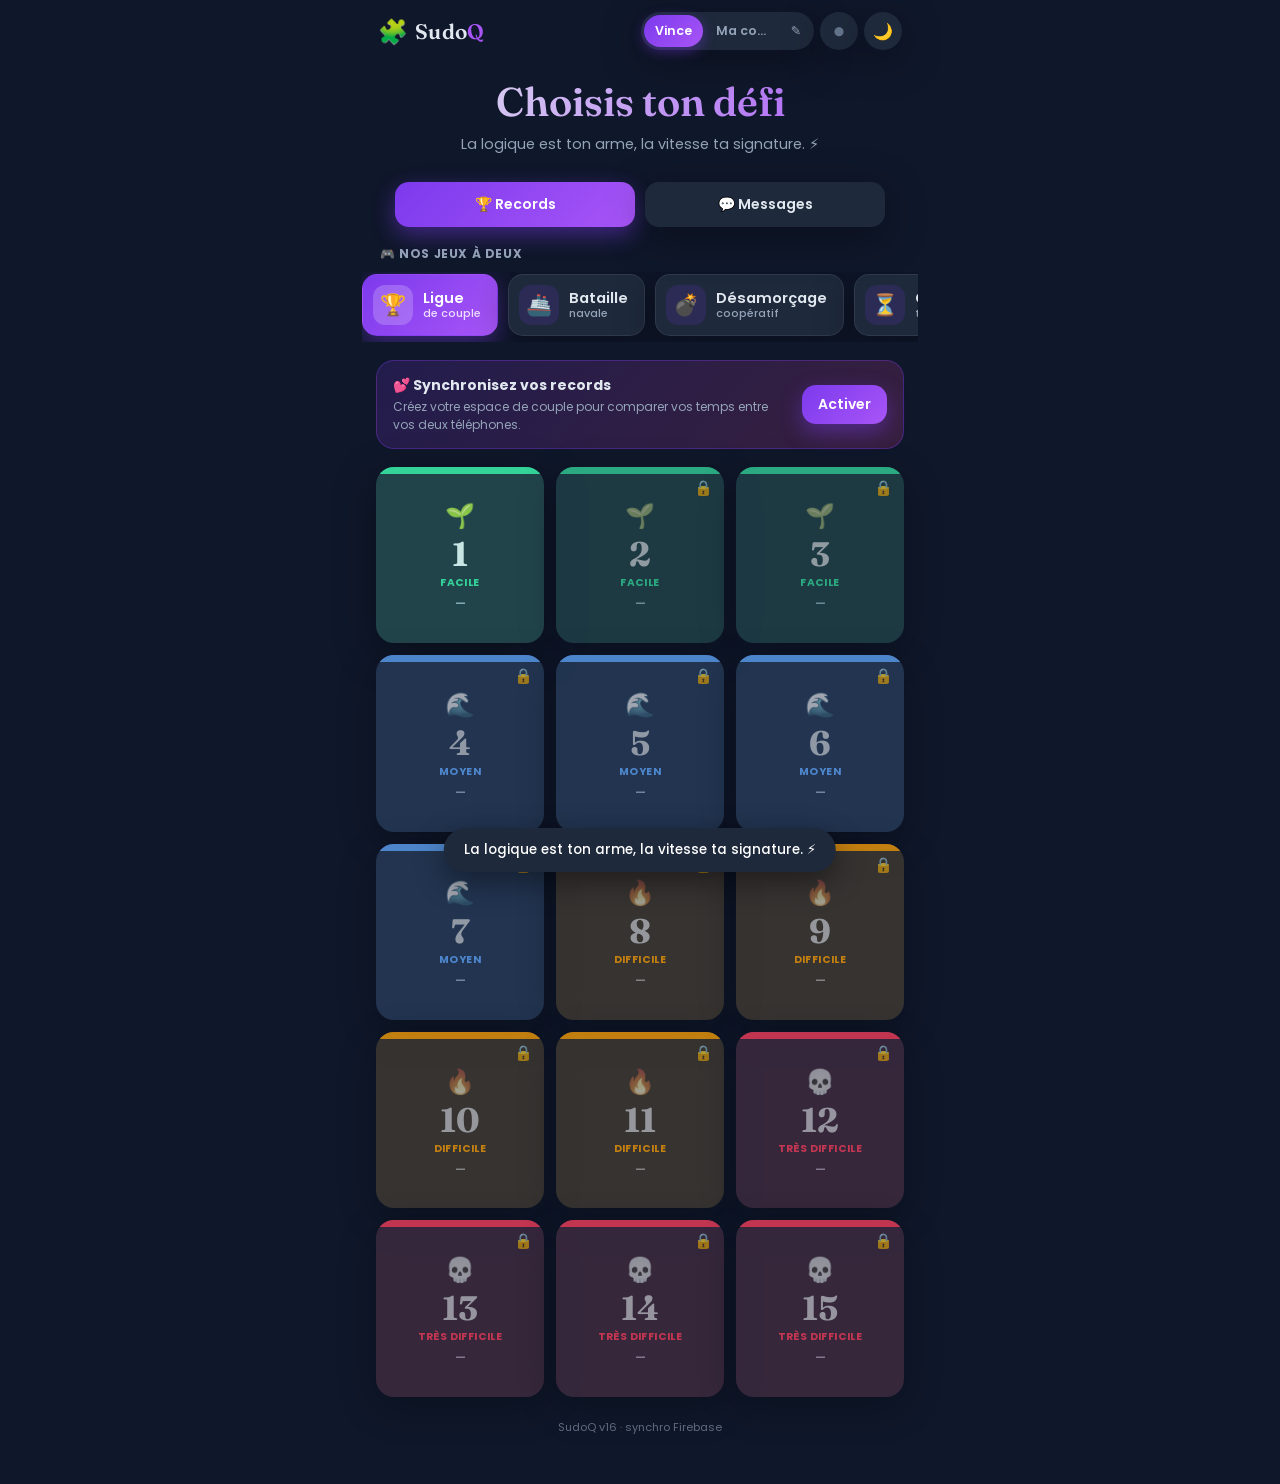
<file: index.html>
<!DOCTYPE html>
<html lang="fr">
  <head>
    <meta charset="UTF-8" />
    <meta name="viewport" content="width=device-width, initial-scale=1.0, maximum-scale=1.0, user-scalable=no" />
    <meta name="theme-color" content="#0f172a" />
    <meta http-equiv="Cache-Control" content="no-cache, no-store, must-revalidate" />
    <meta http-equiv="Pragma" content="no-cache" />
    <meta http-equiv="Expires" content="0" />
    <title>SudoQ · Sudoku à deux</title>
    <link rel="preconnect" href="https://fonts.googleapis.com" />
    <link rel="preconnect" href="https://fonts.gstatic.com" crossorigin />
    <link
      href="https://fonts.googleapis.com/css2?family=Poppins:wght@400;500;600;700&family=Fraunces:opsz,wght@9..144,500;9..144,600&display=swap"
      rel="stylesheet"
    />
    <link rel="stylesheet" href="css/styles.css?v=16" />
    <link rel="icon" href="data:image/svg+xml,%3Csvg xmlns='http://www.w3.org/2000/svg' viewBox='0 0 100 100'%3E%3Ctext y='.9em' font-size='90'%3E%F0%9F%A7%A9%3C/text%3E%3C/svg%3E" />
    <link rel="manifest" href="manifest.json" />
    <link rel="apple-touch-icon" href="icons/apple-touch-icon.png" />
    <meta name="apple-mobile-web-app-capable" content="yes" />
    <meta name="apple-mobile-web-app-status-bar-style" content="black-translucent" />
    <meta name="apple-mobile-web-app-title" content="SudoQ" />
  </head>
  <body>
    <div id="app">
      <!-- ============ EN-TÊTE ============ -->
      <header class="topbar">
        <button class="icon-btn" id="btn-home" title="Accueil" aria-label="Accueil">
          <span class="brand-mark">🧩</span>
          <span class="brand-name">Sudo<span>Q</span></span>
        </button>
        <div class="topbar-right">
          <div class="player-switch" id="player-switch"></div>
          <button class="icon-btn ghost" id="btn-sync" title="Espace de couple / synchro" aria-label="Synchro">
            <span id="sync-dot" class="sync-dot off">●</span>
          </button>
          <button class="icon-btn ghost" id="btn-theme" title="Thème clair/sombre" aria-label="Thème">🌙</button>
        </div>
      </header>

      <!-- ============ ÉCRAN : NIVEAUX ============ -->
      <main class="screen active" id="screen-levels">
        <div class="hero">
          <h1 class="hero-title">Choisis ton défi</h1>
          <p class="hero-sub" id="hero-sub">15 niveaux, du plus doux au plus redoutable. Chaque grille est identique pour vous deux — que le meilleur gagne&nbsp;!</p>
        </div>
        <div class="top-nav">
          <button class="btn btn-primary" id="btn-scoreboard">🏆 Records</button>
          <button class="btn btn-outline" id="btn-chat">💬 Messages<span class="badge" id="chat-badge" hidden></span></button>
        </div>

        <div class="games-eyebrow">🎮 Nos jeux à deux</div>
        <nav class="games-bar" aria-label="Nos jeux à deux">
          <a class="game-chip game-chip--star" href="ligue/index.html">
            <span class="gc-ico">🏆</span>
            <span class="gc-txt">Ligue<small>de couple</small></span>
          </a>
          <a class="game-chip" href="bataille-navale/index.html">
            <span class="gc-ico">🚢</span>
            <span class="gc-txt">Bataille<small>navale</small></span>
          </a>
          <a class="game-chip" href="escape/index.html">
            <span class="gc-ico">💣</span>
            <span class="gc-txt">Désamorçage<small>coopératif</small></span>
          </a>
          <a class="game-chip" href="capsules/index.html">
            <span class="gc-ico">⏳</span>
            <span class="gc-txt">Capsules<small>temporelles</small></span>
          </a>
        </nav>
        <div class="sync-banner" id="sync-banner" hidden>
          <div class="sync-banner-txt">
            <strong>💕 Synchronisez vos records</strong>
            <span>Créez votre espace de couple pour comparer vos temps entre vos deux téléphones.</span>
          </div>
          <button class="btn btn-primary" id="btn-open-sync">Activer</button>
        </div>
        <div class="level-grid" id="level-grid"></div>
        <p class="app-version" id="app-version"></p>
      </main>

      <!-- ============ ÉCRAN : JEU ============ -->
      <main class="screen" id="screen-game">
        <div class="game-topline">
          <button class="btn btn-ghost" id="btn-back">‹ Niveaux</button>
          <div class="game-info">
            <span class="chip" id="game-level-chip">Niveau 1</span>
            <span class="timer" id="timer">00:00</span>
          </div>
          <button class="btn btn-ghost" id="btn-pause" title="Pause">⏸</button>
        </div>

        <div class="board-wrap">
          <div class="board" id="board"></div>
          <div class="board-overlay" id="board-overlay" hidden>
            <div class="overlay-card">
              <p id="overlay-text">En pause</p>
              <button class="btn btn-primary" id="btn-resume">Reprendre</button>
            </div>
          </div>
        </div>

        <div class="controls">
          <div class="numpad" id="numpad"></div>
          <div class="tools">
            <button class="tool" id="btn-pencil" title="Mode notes / crayon">
              <span class="tool-ico">✏️</span><span class="tool-label">Notes</span>
              <span class="tool-state" id="pencil-state">OFF</span>
            </button>
            <button class="tool" id="btn-erase" title="Effacer">
              <span class="tool-ico">⌫</span><span class="tool-label">Effacer</span>
            </button>
            <button class="tool" id="btn-hint" title="Indice">
              <span class="tool-ico">💡</span><span class="tool-label">Indice</span>
            </button>
            <button class="tool" id="btn-check" title="Vérifier">
              <span class="tool-ico">✓</span><span class="tool-label">Vérifier</span>
            </button>
          </div>
        </div>
      </main>

      <!-- ============ ÉCRAN : RECORDS ============ -->
      <main class="screen" id="screen-scoreboard">
        <div class="hero">
          <h1 class="hero-title">🏆 Vos records</h1>
          <p class="hero-sub">Meilleur temps par niveau. Le vainqueur de chaque duel est mis en avant.</p>
        </div>
        <div class="versus" id="versus"></div>
        <div class="score-table-wrap">
          <table class="score-table" id="score-table"></table>
        </div>
        <div class="home-actions data-actions">
          <button class="btn btn-outline" id="btn-export">⬇️ Exporter (JSON)</button>
          <label class="btn btn-outline" for="import-file">⬆️ Importer</label>
          <input type="file" id="import-file" accept="application/json" hidden />
          <button class="btn btn-ghost danger" id="btn-reset">🗑 Réinitialiser</button>
        </div>
        <div class="home-actions">
          <button class="btn btn-ghost" id="btn-back-home">‹ Retour aux niveaux</button>
        </div>
      </main>

      <!-- ============ ÉCRAN : MESSAGES ============ -->
      <main class="screen" id="screen-chat">
        <div class="hero">
          <h1 class="hero-title">💬 Messages</h1>
          <p class="hero-sub" id="chat-sub">Vos petits mots, en direct.</p>
        </div>
        <div class="chat-list" id="chat-list"></div>
        <div class="chat-input">
          <input type="text" id="chat-text" placeholder="Écris un petit mot…" maxlength="300" autocomplete="off" />
          <button class="btn btn-primary" id="chat-send" aria-label="Envoyer">➤</button>
        </div>
        <div class="home-actions">
          <button class="btn btn-ghost" id="btn-chat-back">‹ Retour aux niveaux</button>
        </div>
      </main>
    </div>

    <!-- ============ MODALE : VICTOIRE ============ -->
    <div class="modal-backdrop" id="win-modal" hidden>
      <div class="modal win-card">
        <div class="confetti" id="confetti"></div>
        <div class="win-emoji">🎉</div>
        <h2 id="win-title">Grille résolue&nbsp;!</h2>
        <p class="win-time" id="win-time">00:00</p>
        <p class="win-msg" id="win-msg"></p>
        <div class="win-compare" id="win-compare"></div>
        <div class="modal-actions">
          <button class="btn btn-primary" id="btn-next-level">Niveau suivant ›</button>
          <button class="btn btn-outline" id="btn-replay">Rejouer</button>
          <button class="btn btn-ghost" id="btn-to-levels">Niveaux</button>
        </div>
      </div>
    </div>

    <!-- ============ MODALE : ESPACE DE COUPLE (SYNCHRO) ============ -->
    <div class="modal-backdrop" id="sync-modal" hidden>
      <div class="modal">
        <h2>💕 Espace de couple</h2>

        <div id="sync-disconnected">
          <p class="modal-sub">
            Un espace commun pour synchroniser vos records entre vos deux
            téléphones. 100&nbsp;% gratuit, sans compte à créer.
          </p>
          <button class="btn btn-primary" id="btn-create-space">✨ Créer notre espace</button>
          <div class="or"><span>ou</span></div>
          <label class="field">
            <span>J'ai reçu un code</span>
            <input type="text" id="join-code" placeholder="colle le code ici" autocomplete="off" />
          </label>
          <button class="btn btn-outline" id="btn-join-space">Rejoindre l'espace</button>
        </div>

        <div id="sync-connected" hidden>
          <p class="modal-sub">Espace actif ✓ — vos records se synchronisent automatiquement.</p>
          <p class="code-label">Votre code de couple</p>
          <div class="code-box">
            <code id="space-code"></code>
            <button id="btn-copy-code" title="Copier">📋</button>
          </div>
          <p class="hint">
            Envoie ce code à ta copine. Sur son téléphone&nbsp;: ouvrir l'app →
            💕 Espace de couple → coller le code → <em>Rejoindre</em>.
          </p>
          <p class="hint" id="sync-records" style="text-align:center;font-weight:600"></p>
          <button class="btn btn-outline" id="btn-force-sync" style="width:100%;margin-bottom:10px">🔄 Forcer la synchro maintenant</button>
          <button class="btn btn-ghost danger" id="btn-leave-space">Se déconnecter de l'espace</button>
        </div>

        <div class="modal-actions">
          <button class="btn btn-ghost" id="btn-close-sync">Fermer</button>
        </div>
        <p class="hint" id="sync-provider" style="text-align:center;margin:10px 0 0;opacity:.6"></p>
      </div>
    </div>

    <!-- ============ MODALE : ÉDITION DES PROFILS ============ -->
    <div class="modal-backdrop" id="players-modal" hidden>
      <div class="modal">
        <h2>Vos profils</h2>
        <p class="modal-sub">Personnalise les deux joueurs.</p>
        <label class="field">
          <span>Joueur 1</span>
          <input type="text" id="p1-name" maxlength="14" />
        </label>
        <label class="field">
          <span>Joueur 2</span>
          <input type="text" id="p2-name" maxlength="14" />
        </label>
        <div class="modal-actions">
          <button class="btn btn-primary" id="btn-save-players">Enregistrer</button>
          <button class="btn btn-ghost" id="btn-cancel-players">Annuler</button>
        </div>
      </div>
    </div>

    <div class="toast" id="toast" hidden></div>

    <script src="js/sudoku.js?v=16"></script>
    <script src="js/sync.js?v=16"></script>
    <script src="js/realtime.js?v=16"></script>
    <script src="js/app.js?v=16"></script>
    <script>
      if ("serviceWorker" in navigator) {
        addEventListener("load", () => navigator.serviceWorker.register("sw.js").catch(() => {}));
      }
    </script>
  </body>
</html>
</file>
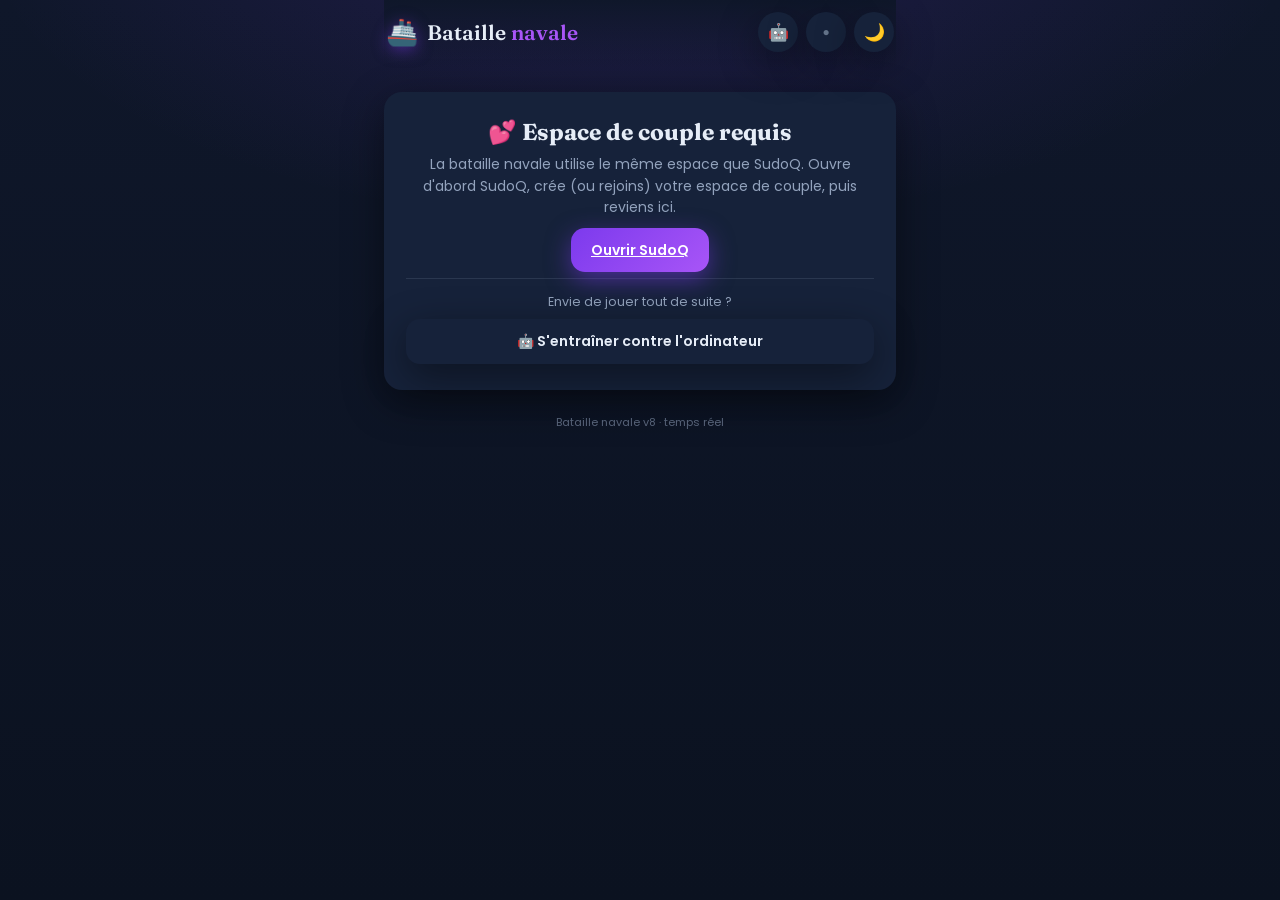
<file: bataille-navale/index.html>
<!DOCTYPE html>
<html lang="fr">
  <head>
    <meta charset="UTF-8" />
    <meta name="viewport" content="width=device-width, initial-scale=1.0, maximum-scale=1.0, user-scalable=no" />
    <meta name="theme-color" content="#0b1220" />
    <meta http-equiv="Cache-Control" content="no-cache, no-store, must-revalidate" />
    <meta http-equiv="Pragma" content="no-cache" />
    <meta http-equiv="Expires" content="0" />
    <title>Bataille navale · SudoQ</title>
    <link href="https://fonts.googleapis.com/css2?family=Poppins:wght@400;500;600;700&family=Fraunces:opsz,wght@9..144,500;9..144,600&display=swap" rel="stylesheet" />
    <link rel="stylesheet" href="style.css?v=6" />
    <link rel="icon" href="data:image/svg+xml,%3Csvg xmlns='http://www.w3.org/2000/svg' viewBox='0 0 100 100'%3E%3Ctext y='.9em' font-size='90'%3E%F0%9F%9A%A2%3C/text%3E%3C/svg%3E" />
    <link rel="manifest" href="../manifest.json" />
    <link rel="apple-touch-icon" href="../icons/apple-touch-icon.png" />
    <meta name="apple-mobile-web-app-capable" content="yes" />
    <meta name="apple-mobile-web-app-status-bar-style" content="black-translucent" />
    <meta name="apple-mobile-web-app-title" content="SudoQ" />
  </head>
  <body>
    <div id="app">
      <header class="topbar">
        <a class="brand" href="../index.html" title="Retour aux jeux">
          <span class="mark">🚢</span>
          <span class="name">Bataille <span>navale</span></span>
        </a>
        <div class="topbar-right">
          <button class="icon-btn" id="btn-solo-top" title="S'entraîner contre l'ordinateur (solo)">🤖</button>
          <button class="icon-btn" id="btn-sync" title="Synchro"><span id="sync-dot" class="sync-dot off">●</span></button>
          <button class="icon-btn" id="btn-theme" title="Thème">🌙</button>
        </div>
      </header>

      <!-- Passerelle : pas d'espace de couple -->
      <div id="gate" class="card" hidden>
        <h2>💕 Espace de couple requis</h2>
        <p>La bataille navale utilise le même espace que SudoQ. Ouvre d'abord
        SudoQ, crée (ou rejoins) votre espace de couple, puis reviens ici.</p>
        <a class="btn btn-primary" href="../index.html">Ouvrir SudoQ</a>
        <div class="solo-cta">
          <span>Envie de jouer tout de suite&nbsp;?</span>
          <button class="btn btn-outline" id="btn-solo-gate">🤖 S'entraîner contre l'ordinateur</button>
        </div>
      </div>

      <!-- Choix du joueur -->
      <div id="who" class="card" hidden>
        <div class="who-avatar">⚓</div>
        <h2>Qui es-tu ?</h2>
        <p>Choisis ton profil (chacun le sien sur son téléphone).</p>
        <div class="who-btns" id="who-btns"></div>
        <div class="solo-cta">
          <span>ou joue en solo</span>
          <button class="btn btn-outline" id="btn-solo-who">🤖 S'entraîner contre l'ordinateur</button>
        </div>
      </div>

      <!-- Jeu -->
      <main id="game" hidden>
        <div class="solo-bar" id="solo-bar" hidden>
          <span>🤖 Entraînement hors-ligne — rien n'est enregistré</span>
          <button class="btn btn-ghost btn-sm" id="btn-exit-solo">Quitter</button>
        </div>
        <div class="status">
          <h1 id="phase-title">Place ta flotte</h1>
          <div class="turn-pill wait" id="turn-pill">—</div>
        </div>

        <div class="serie" id="serie"></div>

        <!-- Placement -->
        <section id="setup" hidden>
          <div class="fleet-tray" id="fleet"></div>
          <div class="setup-actions">
            <button class="btn btn-outline btn-sm" id="btn-rotate">↻ Pivoter (H)</button>
            <button class="btn btn-outline btn-sm" id="btn-random">🎲 Aléatoire</button>
            <button class="btn btn-ghost btn-sm" id="btn-clear">✕ Effacer</button>
          </div>
          <div class="play-area">
            <div class="corner"></div>
            <div class="cols" id="setup-cols"></div>
            <div class="rows" id="setup-rows"></div>
            <div class="board setup" id="setup-board"></div>
          </div>
          <div class="hint" id="setup-hint"></div>
          <button class="btn btn-primary big-cta" id="btn-ready" disabled>Prêt au combat ⚔️</button>
        </section>

        <!-- Combat -->
        <section id="battle" hidden>
          <div class="board-title" id="enemy-title"><span>🎯 Flotte ennemie</span><span class="left" id="enemy-left"></span></div>
          <div class="play-area" id="enemy-area">
            <div class="corner"></div>
            <div class="cols" id="enemy-cols"></div>
            <div class="rows" id="enemy-rows"></div>
            <div class="board fire aim" id="enemy-board"></div>
          </div>
          <div class="board-title" id="my-title"><span>🛡️ Ta flotte</span><span class="left" id="my-left"></span></div>
          <div class="play-area" id="my-area">
            <div class="corner"></div>
            <div class="cols" id="my-cols"></div>
            <div class="rows" id="my-rows"></div>
            <div class="board" id="my-board"></div>
          </div>
        </section>
      </main>

      <p class="app-version" id="app-version"></p>
    </div>

    <!-- Modale fin -->
    <div class="modal-backdrop" id="end-modal" hidden>
      <div class="modal">
        <div class="confetti" id="confetti"></div>
        <div class="big" id="end-emoji">🏆</div>
        <h2 id="end-title">Victoire !</h2>
        <p id="end-sub"></p>
        <div class="actions">
          <button class="btn btn-primary" id="btn-rematch">Nouvelle manche 🔁</button>
          <a class="btn btn-ghost" href="../index.html">Retour aux jeux</a>
        </div>
      </div>
    </div>

    <div class="toast" id="toast" hidden></div>

    <script src="../js/realtime.js?v=1"></script>
    <script src="game.js?v=9"></script>
    <script>
      if ("serviceWorker" in navigator) {
        addEventListener("load", () => navigator.serviceWorker.register("../sw.js", { scope: "../" }).catch(() => {}));
      }
    </script>
  </body>
</html>
</file>
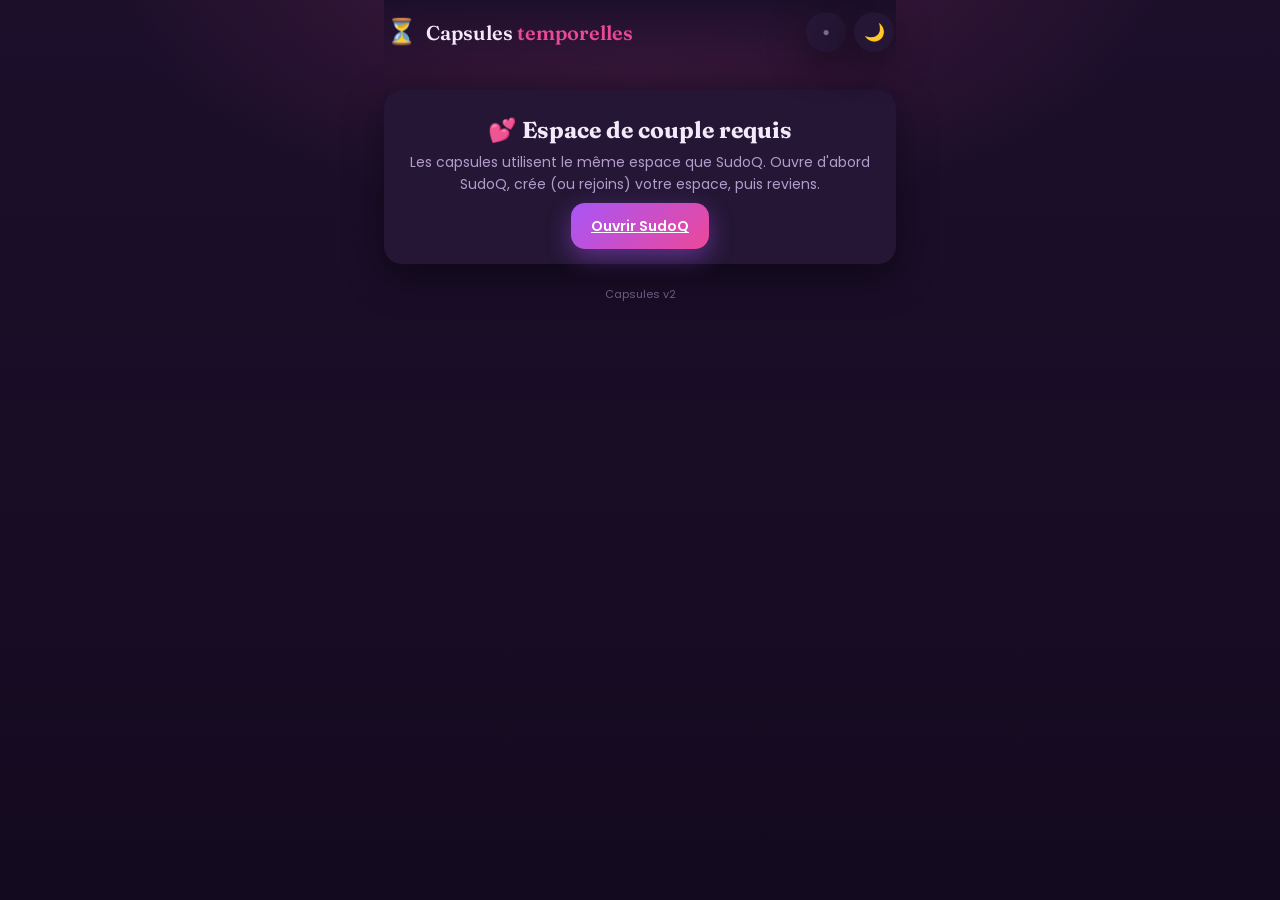
<file: capsules/index.html>
<!DOCTYPE html>
<html lang="fr">
  <head>
    <meta charset="UTF-8" />
    <meta name="viewport" content="width=device-width, initial-scale=1.0, maximum-scale=1.0, user-scalable=no" />
    <meta name="theme-color" content="#140a1f" />
    <meta http-equiv="Cache-Control" content="no-cache, no-store, must-revalidate" />
    <meta http-equiv="Pragma" content="no-cache" />
    <meta http-equiv="Expires" content="0" />
    <title>Capsules temporelles · SudoQ</title>
    <link href="https://fonts.googleapis.com/css2?family=Poppins:wght@400;500;600;700&family=Fraunces:opsz,wght@9..144,500;9..144,600&display=swap" rel="stylesheet" />
    <link rel="stylesheet" href="style.css?v=1" />
    <link rel="icon" href="data:image/svg+xml,%3Csvg xmlns='http://www.w3.org/2000/svg' viewBox='0 0 100 100'%3E%3Ctext y='.9em' font-size='90'%3E%E2%8F%B3%3C/text%3E%3C/svg%3E" />
    <link rel="manifest" href="../manifest.json" />
    <link rel="apple-touch-icon" href="../icons/apple-touch-icon.png" />
    <meta name="apple-mobile-web-app-capable" content="yes" />
    <meta name="apple-mobile-web-app-status-bar-style" content="black-translucent" />
    <meta name="apple-mobile-web-app-title" content="SudoQ" />
  </head>
  <body>
    <div id="app">
      <header class="topbar">
        <a class="brand" href="../index.html" title="Retour aux jeux">
          <span class="mark">⏳</span>
          <span class="name">Capsules <span>temporelles</span></span>
        </a>
        <div class="topbar-right">
          <button class="icon-btn" id="btn-sync" title="Synchro"><span id="sync-dot" class="sync-dot off">●</span></button>
          <button class="icon-btn" id="btn-theme" title="Thème">🌙</button>
        </div>
      </header>

      <div id="gate" class="card" hidden>
        <h2>💕 Espace de couple requis</h2>
        <p>Les capsules utilisent le même espace que SudoQ. Ouvre d'abord SudoQ, crée (ou rejoins) votre espace, puis reviens.</p>
        <a class="btn btn-primary" href="../index.html">Ouvrir SudoQ</a>
      </div>

      <div id="who" class="card" hidden>
        <h2>Qui es-tu ?</h2>
        <p>Pour signer tes capsules 💌</p>
        <div class="who-btns" id="who-btns"></div>
      </div>

      <main id="main" hidden>
        <div class="hero">
          <h1>Capsules temporelles</h1>
          <p>Écris un mot, une promesse, un secret… scellé jusqu'à une date que tu choisis. 💌</p>
        </div>

        <button class="btn btn-primary new-cta" id="btn-new">＋ Nouvelle capsule</button>

        <div class="form" id="form" hidden>
          <div class="field">
            <label>Pour qui ?</label>
            <div class="seg" id="seg-to">
              <button data-to="nous" class="on">💞 Nous deux</button>
              <button data-to="other">💌 L'autre</button>
            </div>
          </div>
          <div class="field">
            <label>Titre (optionnel)</label>
            <input type="text" id="c-title" maxlength="60" placeholder="Ex : Notre 1er anniversaire" />
          </div>
          <div class="field">
            <label>Message</label>
            <textarea id="c-msg" maxlength="1500" placeholder="Ce que tu veux dire au futur…"></textarea>
          </div>
          <div class="field">
            <label>S'ouvre le</label>
            <input type="date" id="c-date" />
          </div>
          <div style="display:flex;gap:10px">
            <button class="btn btn-primary btn-block" id="btn-seal">🔒 Sceller la capsule</button>
            <button class="btn btn-ghost" id="btn-cancel">Annuler</button>
          </div>
        </div>

        <div class="caps" id="caps"></div>
      </main>

      <p class="app-version" id="app-version"></p>
    </div>

    <div class="toast" id="toast" hidden></div>
    <script src="../js/realtime.js?v=1"></script>
    <script src="game.js?v=2"></script>
    <script>
      if ("serviceWorker" in navigator) {
        addEventListener("load", () => navigator.serviceWorker.register("../sw.js", { scope: "../" }).catch(() => {}));
      }
    </script>
  </body>
</html>
</file>
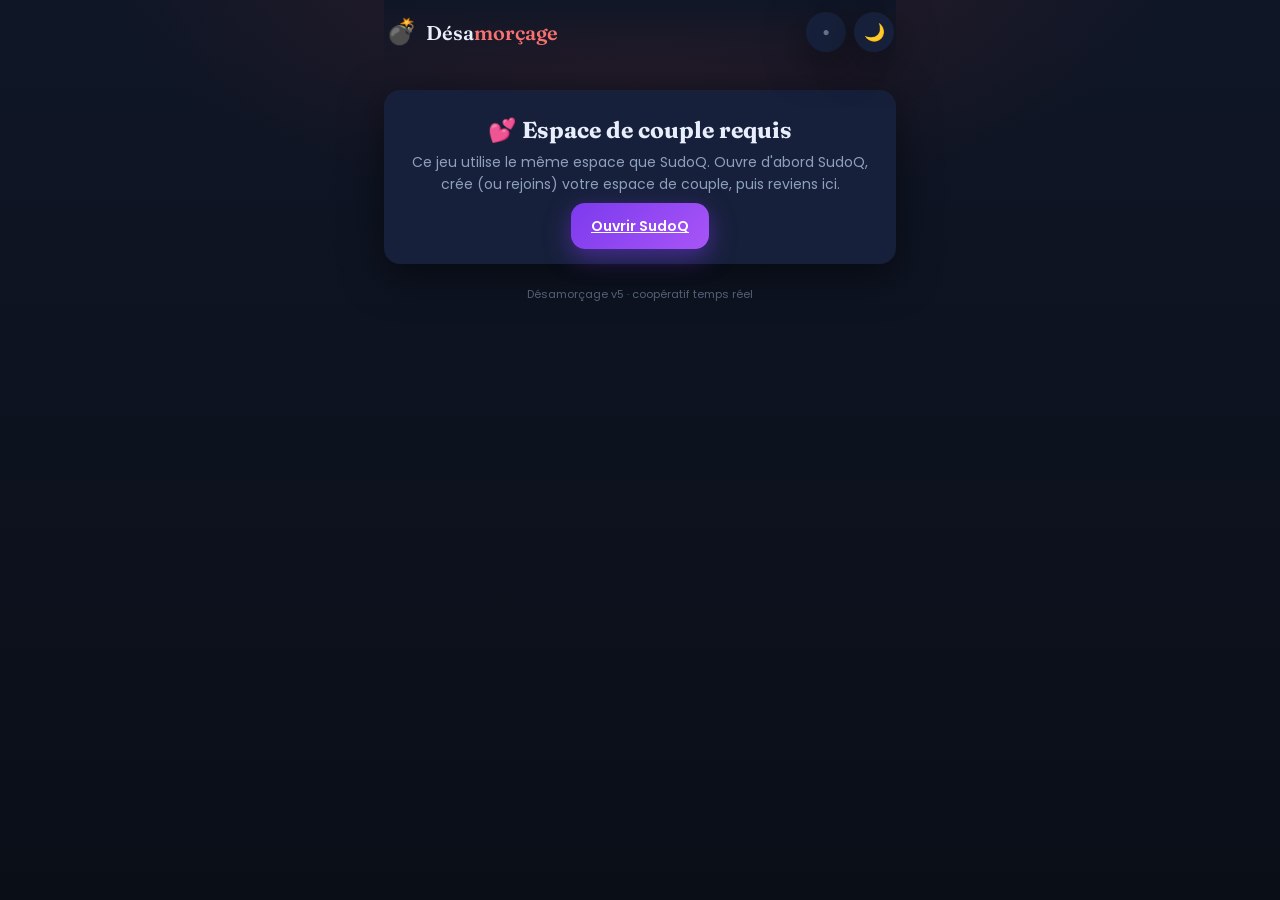
<file: escape/index.html>
<!DOCTYPE html>
<html lang="fr">
  <head>
    <meta charset="UTF-8" />
    <meta name="viewport" content="width=device-width, initial-scale=1.0, maximum-scale=1.0, user-scalable=no" />
    <meta name="theme-color" content="#0a0e17" />
    <meta http-equiv="Cache-Control" content="no-cache, no-store, must-revalidate" />
    <meta http-equiv="Pragma" content="no-cache" />
    <meta http-equiv="Expires" content="0" />
    <title>Désamorçage · SudoQ</title>
    <link href="https://fonts.googleapis.com/css2?family=Poppins:wght@400;500;600;700&family=Fraunces:opsz,wght@9..144,500;9..144,600&display=swap" rel="stylesheet" />
    <link rel="stylesheet" href="style.css?v=4" />
    <link rel="icon" href="data:image/svg+xml,%3Csvg xmlns='http://www.w3.org/2000/svg' viewBox='0 0 100 100'%3E%3Ctext y='.9em' font-size='90'%3E%F0%9F%92%A3%3C/text%3E%3C/svg%3E" />
    <link rel="manifest" href="../manifest.json" />
    <link rel="apple-touch-icon" href="../icons/apple-touch-icon.png" />
    <meta name="apple-mobile-web-app-capable" content="yes" />
    <meta name="apple-mobile-web-app-status-bar-style" content="black-translucent" />
    <meta name="apple-mobile-web-app-title" content="SudoQ" />
  </head>
  <body>
    <div id="app">
      <header class="topbar">
        <a class="brand" href="../index.html" title="Retour aux jeux">
          <span class="mark">💣</span>
          <span class="name">Désa<span>morçage</span></span>
        </a>
        <div class="topbar-right">
          <button class="icon-btn" id="btn-sync" title="Synchro"><span id="sync-dot" class="sync-dot off">●</span></button>
          <button class="icon-btn" id="btn-theme" title="Thème">🌙</button>
        </div>
      </header>

      <!-- Passerelle -->
      <div id="gate" class="card" hidden>
        <h2>💕 Espace de couple requis</h2>
        <p>Ce jeu utilise le même espace que SudoQ. Ouvre d'abord SudoQ, crée (ou rejoins) votre espace de couple, puis reviens ici.</p>
        <a class="btn btn-primary" href="../index.html">Ouvrir SudoQ</a>
      </div>

      <!-- Choix du profil -->
      <div id="who" class="card" hidden>
        <h2>Qui es-tu ?</h2>
        <p>Chacun choisit son profil sur son téléphone.</p>
        <div class="pick-btns" id="who-btns"></div>
      </div>

      <!-- Choix du rôle -->
      <div id="role" class="card" hidden>
        <h2>Choisis ton rôle</h2>
        <p>Il faut <b>un Démineur et un Expert</b> (un rôle chacun). Vous devrez vous <b>parler</b> pour réussir&nbsp;!</p>
        <div class="pick-btns">
          <button class="pick" data-role="dem">
            <span class="em">🧨</span>
            <span class="t"><b>Démineur</b><span>Je vois la bombe, je manipule. Je ne connais pas les règles.</span></span>
          </button>
          <button class="pick" data-role="exp">
            <span class="em">📖</span>
            <span class="t"><b>Expert</b><span>J'ai le manuel avec toutes les règles. Je guide le démineur.</span></span>
          </button>
        </div>
      </div>

      <!-- Jeu -->
      <main id="game" hidden>
        <div class="hud">
          <span class="role-tag" id="role-tag"></span>
          <span class="timer" id="timer">05:00</span>
          <span class="strikes" id="strikes"></span>
        </div>
        <div class="serie-mini" id="serie"></div>

        <!-- En-tête aventure : carte des salles, vie du groupe, reliques -->
        <div class="adv" id="adv" hidden></div>

        <!-- Avant de lancer l'expédition -->
        <div id="pre" hidden></div>

        <!-- Entre deux salles : choix d'une relique -->
        <div id="loot" class="loot" hidden></div>

        <!-- Vue Démineur : la bombe -->
        <div id="bomb" class="bomb" hidden></div>

        <!-- Vue Expert : le manuel -->
        <div id="manual" class="manual" hidden></div>
      </main>

      <p class="app-version" id="app-version"></p>
    </div>

    <!-- Modale fin -->
    <div class="modal-backdrop" id="end-modal" hidden>
      <div class="modal">
        <div class="confetti" id="confetti"></div>
        <div class="big" id="end-emoji">💥</div>
        <h2 id="end-title">Boum…</h2>
        <p id="end-sub"></p>
        <div class="actions">
          <button class="btn btn-primary" id="btn-rematch">Nouvelle bombe 🔁</button>
          <a class="btn btn-ghost" href="../index.html">Retour aux jeux</a>
        </div>
      </div>
    </div>

    <div class="toast" id="toast" hidden></div>
    <script src="../js/realtime.js?v=1"></script>
    <script src="game.js?v=5"></script>
    <script>
      if ("serviceWorker" in navigator) {
        addEventListener("load", () => navigator.serviceWorker.register("../sw.js", { scope: "../" }).catch(() => {}));
      }
    </script>
  </body>
</html>
</file>
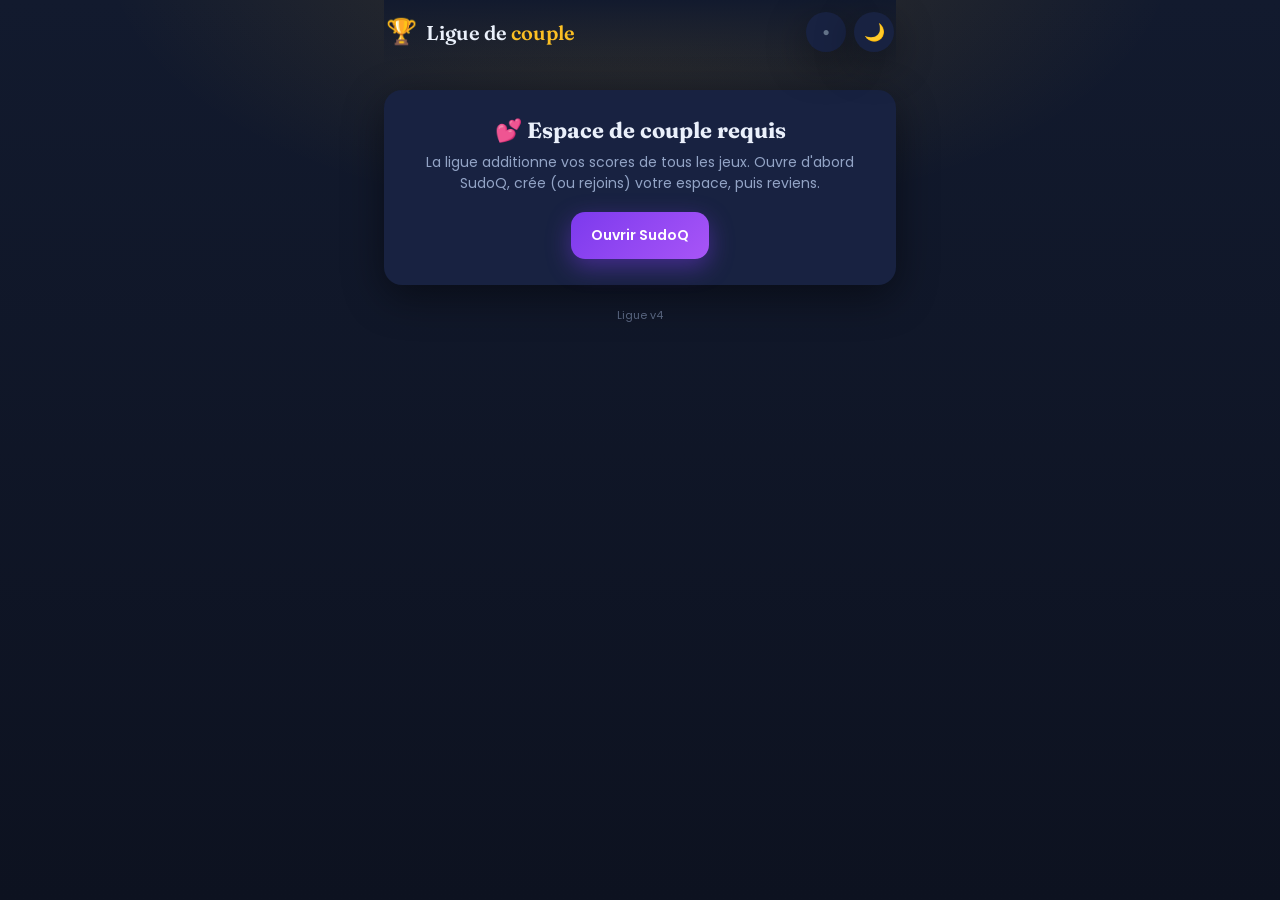
<file: ligue/index.html>
<!DOCTYPE html>
<html lang="fr">
  <head>
    <meta charset="UTF-8" />
    <meta name="viewport" content="width=device-width, initial-scale=1.0, maximum-scale=1.0, user-scalable=no" />
    <meta name="theme-color" content="#0d1220" />
    <meta http-equiv="Cache-Control" content="no-cache, no-store, must-revalidate" />
    <meta http-equiv="Pragma" content="no-cache" />
    <meta http-equiv="Expires" content="0" />
    <title>Ligue de couple · SudoQ</title>
    <link href="https://fonts.googleapis.com/css2?family=Poppins:wght@400;500;600;700&family=Fraunces:opsz,wght@9..144,500;9..144,600&display=swap" rel="stylesheet" />
    <link rel="stylesheet" href="style.css?v=2" />
    <link rel="icon" href="data:image/svg+xml,%3Csvg xmlns='http://www.w3.org/2000/svg' viewBox='0 0 100 100'%3E%3Ctext y='.9em' font-size='90'%3E%F0%9F%8F%86%3C/text%3E%3C/svg%3E" />
    <link rel="manifest" href="../manifest.json" />
    <link rel="apple-touch-icon" href="../icons/apple-touch-icon.png" />
    <meta name="apple-mobile-web-app-capable" content="yes" />
    <meta name="apple-mobile-web-app-status-bar-style" content="black-translucent" />
    <meta name="apple-mobile-web-app-title" content="SudoQ" />
  </head>
  <body>
    <div id="app">
      <header class="topbar">
        <a class="brand" href="../index.html" title="Retour aux jeux">
          <span class="mark">🏆</span>
          <span class="name">Ligue de <span>couple</span></span>
        </a>
        <div class="topbar-right">
          <button class="icon-btn" id="btn-sync" title="Rafraîchir"><span id="sync-dot" class="sync-dot off">●</span></button>
          <button class="icon-btn" id="btn-theme" title="Thème">🌙</button>
        </div>
      </header>

      <div id="gate" class="gate" hidden>
        <h2>💕 Espace de couple requis</h2>
        <p>La ligue additionne vos scores de tous les jeux. Ouvre d'abord SudoQ, crée (ou rejoins) votre espace, puis reviens.</p>
        <a class="btn btn-primary" href="../index.html">Ouvrir SudoQ</a>
      </div>

      <main id="main" hidden>
        <div class="section-title">⚔️ Le duel</div>
        <div class="duel" id="duel"></div>
        <div class="verdict" id="verdict"></div>

        <div class="section-title">📊 Détail par jeu (points)</div>
        <div class="breakdown" id="breakdown"></div>

        <div class="section-title">💞 Niveau du couple</div>
        <div class="couple-lvl" id="couple-lvl"></div>

        <div class="section-title">🎲 Le pari du couple</div>
        <div class="bet" id="bet"></div>

        <div class="section-title">🎖️ Trophées</div>
        <div class="trophies" id="trophies"></div>

        <div class="section-title">🎯 Défi du jour</div>
        <div class="daily" id="daily"></div>

        <div class="section-title">🎮 Jouer</div>
        <div class="games-links">
          <a class="game-link" href="../index.html"><span class="gi">🧩</span>SudoQ</a>
          <a class="game-link" href="../bataille-navale/index.html"><span class="gi">🚢</span>Bataille navale</a>
          <a class="game-link" href="../escape/index.html"><span class="gi">💣</span>Désamorçage</a>
          <a class="game-link" href="../capsules/index.html"><span class="gi">⏳</span>Capsules</a>
        </div>
      </main>

      <p class="app-version" id="app-version"></p>
    </div>
    <div class="toast" id="toast" hidden></div>
    <script src="../js/realtime.js?v=1"></script>
    <script src="game.js?v=4"></script>
    <script>
      if ("serviceWorker" in navigator) {
        addEventListener("load", () => navigator.serviceWorker.register("../sw.js", { scope: "../" }).catch(() => {}));
      }
    </script>
  </body>
</html>
</file>
<file: css/styles.css>
/* =========================================================================
 * SudoQ — Styles
 * ========================================================================= */

:root {
  --bg: #0f172a;
  --bg-soft: #1e293b;
  --surface: #1e293b;
  --surface-2: #273449;
  --board-bg: #f8fafc;
  --cell: #ffffff;
  --cell-fixed: #eef2f7;
  --grid-line: #cbd5e1;
  --grid-line-strong: #0f172a;
  --text: #e2e8f0;
  --text-dim: #94a3b8;
  --ink: #1e293b;            /* chiffres sur le plateau */
  --accent: #7c3aed;
  --accent-2: #a855f7;
  --accent-soft: rgba(124, 58, 237, 0.15);
  --given: #0f172a;
  --user-num: #7c3aed;
  --highlight: #ede9fe;
  --highlight-peer: #f4f2fb;
  --same: #ddd6fe;
  --error: #f43f5e;
  --error-soft: #ffe4e6;
  --pencil: #64748b;
  --gold: #fbbf24;
  --radius: 18px;
  --shadow: 0 10px 40px rgba(0, 0, 0, 0.35);
  --font: "Poppins", system-ui, sans-serif;
  --display: "Fraunces", Georgia, serif;
}

body.light {
  --bg: #eef1f8;
  --bg-soft: #ffffff;
  --surface: #ffffff;
  --surface-2: #f1f5f9;
  --text: #1e293b;
  --text-dim: #64748b;
  --shadow: 0 10px 40px rgba(30, 41, 59, 0.12);
}

* { box-sizing: border-box; margin: 0; padding: 0; }

/* L'attribut `hidden` doit toujours l'emporter sur les display: flex des overlays */
[hidden] { display: none !important; }

/* Empêche la sélection de texte / le menu d'appui long (bandes de surbrillance
   translucides sur mobile). L'interface d'un jeu ne doit pas être sélectionnable. */
#app, .modal-backdrop, .toast {
  -webkit-user-select: none;
  user-select: none;
  -webkit-touch-callout: none;
}
/* ...sauf les champs de saisie et le code de couple (qu'on veut pouvoir copier). */
input, textarea, #space-code, .code-box code {
  -webkit-user-select: text;
  user-select: text;
}

html, body { height: 100%; }

/* Neutralise l'effet de rebond/étirement du défilement (overscroll) qui, sur
   certains téléphones (MIUI/Xiaomi), teinte l'écran d'une bande translucide. */
html, body { overscroll-behavior: none; }
#app { overscroll-behavior: contain; }

body {
  font-family: var(--font);
  background: var(--bg); /* fond uni : plus aucune bande translucide au défilement */
  color: var(--text);
  -webkit-tap-highlight-color: transparent;
  transition: background 0.3s ease, color 0.3s ease;
  overflow-x: hidden;
}

#app {
  max-width: 560px;
  margin: 0 auto;
  padding: 0 16px 48px;
  min-height: 100%;
}

/* ---------- Barre supérieure ---------- */
.topbar {
  position: sticky;
  top: 0;
  z-index: 20;
  display: flex;
  align-items: center;
  justify-content: space-between;
  gap: 8px;
  padding: 12px 2px;
  background: var(--bg);
}
.topbar-right { display: flex; align-items: center; gap: 6px; min-width: 0; }

.icon-btn {
  display: inline-flex;
  align-items: center;
  gap: 7px;
  background: none;
  border: none;
  color: var(--text);
  cursor: pointer;
  font-family: var(--font);
  flex-shrink: 0;
}
#btn-home { flex-shrink: 0; }
.brand-mark { font-size: 24px; }
.brand-name { font-family: var(--display); font-size: 21px; font-weight: 600; letter-spacing: .3px; }
.brand-name span { color: var(--accent-2); }

.icon-btn.ghost {
  width: 38px; height: 38px;
  justify-content: center;
  border-radius: 50%;
  background: var(--surface);
  box-shadow: var(--shadow);
  font-size: 16px;
}

/* Sélecteur de joueur */
.player-switch {
  display: inline-flex;
  background: var(--surface);
  border-radius: 999px;
  padding: 3px;
  box-shadow: var(--shadow);
  gap: 2px;
  min-width: 0;
}
.player-switch button {
  border: none;
  background: none;
  color: var(--text-dim);
  font-family: var(--font);
  font-weight: 600;
  font-size: 12.5px;
  padding: 6px 11px;
  border-radius: 999px;
  cursor: pointer;
  transition: all .2s;
  max-width: 74px;
  overflow: hidden;
  text-overflow: ellipsis;
  white-space: nowrap;
}
.player-switch button.active {
  background: linear-gradient(135deg, var(--accent), var(--accent-2));
  color: #fff;
  box-shadow: 0 4px 14px rgba(124,58,237,.45);
}
.player-switch button.edit {
  padding: 7px 10px;
  max-width: none;
}

/* ---------- Écrans ---------- */
.screen { display: none; animation: fade .35s ease; }
.screen.active { display: block; }
@keyframes fade { from { opacity: 0; transform: translateY(8px); } to { opacity: 1; transform: none; } }

.hero { text-align: center; padding: 18px 6px 26px; }
.hero-title {
  font-family: var(--display);
  font-size: clamp(28px, 7vw, 40px);
  font-weight: 600;
  line-height: 1.1;
  background: linear-gradient(120deg, var(--text), var(--accent-2));
  -webkit-background-clip: text;
  background-clip: text;
  -webkit-text-fill-color: transparent;
}
.hero-sub { color: var(--text-dim); margin-top: 10px; font-size: 14.5px; line-height: 1.5; }

/* ---------- Synchro / espace de couple ---------- */
.sync-dot { font-size: 12px; line-height: 1; }
.sync-dot.off { color: #64748b; }
.sync-dot.ok { color: #34d399; filter: drop-shadow(0 0 4px rgba(52,211,153,.7)); }
.sync-dot.syncing { color: #fbbf24; animation: pulse 1s infinite; }
.sync-dot.error { color: #f43f5e; }
@keyframes pulse { 0%,100% { opacity: 1; } 50% { opacity: .3; } }

.sync-banner {
  display: flex; align-items: center; gap: 12px;
  background: linear-gradient(135deg, rgba(124,58,237,.18), rgba(236,72,153,.18));
  border: 1px solid rgba(124,58,237,.35);
  border-radius: var(--radius);
  padding: 14px 16px; margin-bottom: 18px;
}
.sync-banner-txt { flex: 1; display: flex; flex-direction: column; gap: 2px; }
.sync-banner-txt strong { font-size: 14px; }
.sync-banner-txt span { font-size: 12px; color: var(--text-dim); }
.sync-banner .btn { padding: 9px 16px; white-space: nowrap; }

.or { display: flex; align-items: center; text-align: center; color: var(--text-dim); margin: 16px 0; font-size: 12px; }
.or::before, .or::after { content: ""; flex: 1; height: 1px; background: rgba(148,163,184,.25); }
.or span { padding: 0 12px; }

.code-label { font-size: 12px; color: var(--text-dim); text-transform: uppercase; letter-spacing: .5px; margin-bottom: 6px; }
.code-box {
  display: flex; align-items: center; gap: 8px;
  background: var(--surface-2); border-radius: 12px; padding: 10px 12px; margin-bottom: 10px;
}
.code-box code {
  flex: 1; font-family: ui-monospace, monospace; font-size: 15px; font-weight: 600;
  color: var(--accent-2); word-break: break-all; text-align: left; letter-spacing: .5px;
}
.code-box button { border: none; background: none; cursor: pointer; font-size: 18px; padding: 4px; }
.hint { font-size: 12px; color: var(--text-dim); line-height: 1.5; margin-bottom: 16px; text-align: left; }

/* ---------- Grille de niveaux ---------- */
.level-grid {
  display: grid;
  grid-template-columns: repeat(3, 1fr);
  gap: 12px;
}
.level-card {
  position: relative;
  aspect-ratio: 1 / 1.05;
  border: none;
  border-radius: var(--radius);
  background: var(--surface);
  color: var(--text);
  cursor: pointer;
  padding: 12px 10px;
  display: flex;
  flex-direction: column;
  align-items: center;
  justify-content: center;
  gap: 4px;
  box-shadow: var(--shadow);
  overflow: hidden;
  transition: transform .18s ease, box-shadow .18s ease;
  font-family: var(--font);
}
.level-card::before {
  content: "";
  position: absolute; inset: 0;
  background: var(--band-color);
  opacity: .16; /* teinte de difficulté nettement plus visible */
}
.level-card:not(.locked):hover { transform: translateY(-4px); box-shadow: 0 16px 40px rgba(0,0,0,.4); }
.level-card:not(.locked):active { transform: translateY(-1px) scale(.98); }
.level-card .lv-emoji { font-size: 24px; margin-top: 2px; }
.level-card .lv-num {
  font-family: var(--display);
  font-size: 34px; font-weight: 700; line-height: 1;
  color: var(--text);
}
.level-card .lv-band {
  font-size: 10.5px;
  font-weight: 700;
  text-transform: uppercase;
  letter-spacing: .4px;
  color: var(--band-color);
}
body.light .level-card .lv-band { color: var(--band-ink, var(--band-color)); }
.level-card .lv-best {
  font-size: 12px; font-weight: 600;
  color: var(--text-dim);
  display: flex; align-items: center; gap: 3px;
}
.level-card .lv-best.done { color: #b45309; }
body:not(.light) .level-card .lv-best.done { color: var(--gold); }
.level-card.locked { cursor: not-allowed; opacity: .78; }
.level-card.locked .lv-num,
.level-card.locked .lv-emoji { filter: grayscale(.5); opacity: .75; }
.level-card.locked .lv-lock { position: absolute; top: 9px; right: 11px; font-size: 15px; opacity: .85; }
/* Bandeau de couleur en haut : la difficulté se lit d'un coup d'œil */
.band-strip {
  position: absolute; left: 0; right: 0; top: 0; height: 7px;
  background: var(--band-color);
}

.top-nav { display: flex; justify-content: center; gap: 10px; margin-bottom: 18px; }
.top-nav .btn { flex: 1; max-width: 240px; position: relative; }

/* ---------- Barre des jeux (en haut) ---------- */
.games-eyebrow {
  font-size: 12px; font-weight: 700; text-transform: uppercase; letter-spacing: .6px;
  color: var(--text-dim); margin: 4px 4px 9px;
}
.games-bar {
  display: flex; gap: 10px; overflow-x: auto; margin: 0 -14px 18px; padding: 2px 14px 6px;
  scroll-snap-type: x proximity; -webkit-overflow-scrolling: touch; scrollbar-width: none;
}
.games-bar::-webkit-scrollbar { display: none; }
.game-chip {
  flex: 0 0 auto; scroll-snap-align: start;
  display: flex; align-items: center; gap: 10px;
  padding: 10px 16px 10px 10px; border-radius: 15px;
  background: var(--surface); border: 1px solid rgba(148,163,184,.14);
  box-shadow: var(--shadow); text-decoration: none; color: var(--text);
  transition: transform .15s ease, border-color .2s ease;
}
.game-chip:active { transform: scale(.95); }
.game-chip .gc-ico {
  font-size: 21px; width: 40px; height: 40px; flex: 0 0 auto;
  display: flex; align-items: center; justify-content: center;
  border-radius: 12px; background: var(--accent-soft);
}
.game-chip .gc-txt {
  display: flex; flex-direction: column; line-height: 1.15;
  font-weight: 600; font-size: 14.5px; white-space: nowrap;
}
.game-chip .gc-txt small { font-weight: 500; font-size: 11px; color: var(--text-dim); }
.game-chip--star {
  background: linear-gradient(135deg, var(--accent), var(--accent-2));
  border-color: transparent; color: #fff;
  box-shadow: 0 8px 24px rgba(124,58,237,.42);
}
.game-chip--star .gc-ico { background: rgba(255,255,255,.2); }
.game-chip--star .gc-txt small { color: rgba(255,255,255,.82); }
.badge {
  position: absolute; top: -7px; right: -7px;
  min-width: 21px; height: 21px; padding: 0 6px;
  border-radius: 999px; background: var(--error); color: #fff;
  font-size: 11px; font-weight: 700;
  display: flex; align-items: center; justify-content: center;
  box-shadow: 0 2px 8px rgba(244,63,94,.55);
}

/* ---------- Messagerie ---------- */
.chat-list {
  display: flex; flex-direction: column; gap: 8px;
  min-height: 260px; max-height: 52vh; overflow-y: auto;
  padding: 12px; background: var(--surface);
  border-radius: var(--radius); box-shadow: var(--shadow);
}
.chat-empty { margin: auto; text-align: center; color: var(--text-dim); font-size: 14px; padding: 30px 12px; line-height: 1.5; }
.msg {
  max-width: 80%; padding: 9px 13px; border-radius: 16px;
  font-size: 14.5px; line-height: 1.35; word-wrap: break-word; overflow-wrap: anywhere;
}
.msg .meta { display: block; font-size: 10.5px; opacity: .75; margin-top: 3px; }
.msg.mine {
  align-self: flex-end;
  background: linear-gradient(135deg, var(--accent), var(--accent-2));
  color: #fff; border-bottom-right-radius: 5px;
}
.msg.theirs {
  align-self: flex-start;
  background: var(--surface-2); color: var(--text);
  border-bottom-left-radius: 5px;
}
.chat-input { display: flex; gap: 8px; margin-top: 12px; }
.chat-input input {
  flex: 1; font-family: var(--font); font-size: 15px;
  padding: 12px 15px; border-radius: 14px;
  border: 2px solid transparent; background: var(--surface); color: var(--text);
  outline: none; box-shadow: var(--shadow);
}
.chat-input input:focus { border-color: var(--accent); }
.chat-input .btn { padding: 12px 18px; font-size: 18px; flex-shrink: 0; }

.app-version { text-align: center; color: var(--text-dim); opacity: .6; font-size: 11px; margin-top: 22px; }

.home-actions { display: flex; justify-content: center; gap: 12px; margin-top: 26px; flex-wrap: wrap; }
.data-actions { margin-top: 20px; }

/* ---------- Boutons ---------- */
.btn {
  font-family: var(--font);
  font-weight: 600;
  font-size: 14px;
  border: none;
  border-radius: 14px;
  padding: 12px 20px;
  cursor: pointer;
  transition: transform .15s ease, box-shadow .15s, background .2s;
}
.btn:active { transform: scale(.96); }
.btn-primary {
  background: linear-gradient(135deg, var(--accent), var(--accent-2));
  color: #fff;
  box-shadow: 0 8px 22px rgba(124,58,237,.45);
}
.btn-outline { background: var(--surface); color: var(--text); box-shadow: var(--shadow); }
.btn-ghost { background: transparent; color: var(--text-dim); }
.btn-ghost.danger { color: var(--error); }

/* ---------- Jeu ---------- */
.game-topline {
  display: flex; align-items: center; justify-content: space-between;
  margin: 6px 0 14px;
}
.game-info { display: flex; align-items: center; gap: 12px; }
.chip {
  background: var(--surface); color: var(--text);
  padding: 7px 14px; border-radius: 999px; font-size: 13px; font-weight: 600;
  box-shadow: var(--shadow);
}
.timer {
  font-family: var(--display);
  font-size: 24px; font-weight: 600;
  font-variant-numeric: tabular-nums;
  color: var(--accent-2);
  min-width: 76px; text-align: center;
}

.board-wrap { position: relative; }
.board {
  display: grid;
  grid-template-columns: repeat(9, 1fr);
  gap: 0;
  background: var(--grid-line-strong);
  border: 3px solid var(--grid-line-strong);
  border-radius: 14px;
  overflow: hidden;
  box-shadow: 0 18px 50px rgba(0,0,0,.4);
  aspect-ratio: 1 / 1;
  touch-action: manipulation;
}
.cell {
  position: relative;
  background: var(--cell);
  display: flex; align-items: center; justify-content: center;
  font-size: clamp(18px, 5.4vw, 30px);
  font-weight: 600;
  color: var(--user-num);
  cursor: pointer;
  user-select: none;
  border-right: 1px solid var(--grid-line);
  border-bottom: 1px solid var(--grid-line);
  transition: background .12s ease;
  aspect-ratio: 1 / 1;
}
body.light .cell { color: var(--user-num); }
.cell.fixed { color: var(--given); background: var(--cell-fixed); font-weight: 700; }
body:not(.light) .cell { background: #f8fafc; color: #7c3aed; }
body:not(.light) .cell.fixed { background: #e9eef6; color: #0f172a; }

/* Bordures de blocs 3x3 */
.cell:nth-child(9n) { border-right: none; }
.cell:nth-child(3n):not(:nth-child(9n)) { border-right: 2px solid var(--grid-line-strong); }
.board .cell.row3, .board .cell.row6 { border-bottom: 2px solid var(--grid-line-strong); }

.cell.peer { background: var(--highlight-peer); }
.cell.selected { background: var(--highlight); box-shadow: inset 0 0 0 2px var(--accent); z-index: 2; }
.cell.same-num { background: var(--same); }
.cell.error { color: var(--error) !important; background: var(--error-soft); }
.cell.hint-pop { animation: pop .5s ease; }
@keyframes pop { 0% { transform: scale(1); } 40% { transform: scale(1.25); } 100% { transform: scale(1); } }

/* Notes / crayon */
.pencil-grid {
  position: absolute; inset: 0;
  display: grid;
  grid-template-columns: repeat(3, 1fr);
  grid-template-rows: repeat(3, 1fr);
  padding: 2px;
  pointer-events: none;
}
.pencil-grid span {
  display: flex; align-items: center; justify-content: center;
  font-size: clamp(7px, 2vw, 11px);
  font-weight: 500;
  color: var(--pencil);
  line-height: 1;
}

/* Overlay pause */
.board-overlay {
  position: absolute; inset: 0;
  background: rgba(15,23,42,.72);
  backdrop-filter: blur(6px);
  border-radius: 14px;
  display: flex; align-items: center; justify-content: center;
  z-index: 5;
}
.overlay-card { text-align: center; color: #fff; }
.overlay-card p { font-family: var(--display); font-size: 22px; margin-bottom: 16px; }

/* ---------- Contrôles ---------- */
.controls { margin-top: 18px; }
.numpad {
  display: grid;
  grid-template-columns: repeat(9, 1fr);
  gap: 6px;
}
.num-key {
  aspect-ratio: 1 / 1.15;
  border: none;
  border-radius: 12px;
  background: var(--surface);
  color: var(--text);
  font-family: var(--display);
  font-size: clamp(18px, 5vw, 26px);
  font-weight: 600;
  cursor: pointer;
  box-shadow: var(--shadow);
  transition: transform .12s, background .2s, color .2s;
  position: relative;
}
.num-key:active { transform: scale(.9); }
.num-key.pencil-active { background: linear-gradient(135deg, var(--accent), var(--accent-2)); color:#fff; }
.num-key .count {
  position: absolute; bottom: 3px; right: 5px;
  font-family: var(--font); font-size: 9px; color: var(--text-dim); font-weight: 600;
}
.num-key.done { opacity: .35; }

.tools { display: grid; grid-template-columns: repeat(4, 1fr); gap: 8px; margin-top: 10px; }
.tool {
  border: none;
  border-radius: 14px;
  background: var(--surface);
  color: var(--text);
  padding: 10px 4px;
  display: flex; flex-direction: column; align-items: center; gap: 3px;
  cursor: pointer;
  box-shadow: var(--shadow);
  font-family: var(--font);
  transition: transform .12s, background .2s;
  position: relative;
}
.tool:active { transform: scale(.94); }
.tool-ico { font-size: 20px; }
.tool-label { font-size: 11px; color: var(--text-dim); font-weight: 600; }
.tool-state {
  position: absolute; top: 6px; right: 8px;
  font-size: 9px; font-weight: 700; color: var(--text-dim);
}
.tool.active { background: linear-gradient(135deg, var(--accent), var(--accent-2)); }
.tool.active .tool-label, .tool.active .tool-state { color: #fff; }
.tool.active .tool-state { color: #fff; }

/* ---------- Records ---------- */
.versus {
  display: flex; align-items: stretch; gap: 12px; margin-bottom: 20px;
}
.vs-card {
  flex: 1;
  background: var(--surface);
  border-radius: var(--radius);
  padding: 16px;
  text-align: center;
  box-shadow: var(--shadow);
  position: relative;
  overflow: hidden;
}
.vs-card.leader::after {
  content: "👑";
  position: absolute; top: 8px; right: 10px; font-size: 20px;
}
.vs-avatar {
  width: 46px; height: 46px; border-radius: 50%;
  margin: 0 auto 8px;
  display: flex; align-items: center; justify-content: center;
  font-family: var(--display); font-size: 22px; font-weight: 600; color: #fff;
}
.vs-name { font-weight: 600; font-size: 15px; }
.vs-wins { font-family: var(--display); font-size: 30px; font-weight: 600; color: var(--accent-2); }
.vs-label { font-size: 11px; color: var(--text-dim); text-transform: uppercase; letter-spacing: .5px; }
.vs-mid { display: flex; align-items: center; font-family: var(--display); font-size: 18px; color: var(--text-dim); }

.score-table-wrap { overflow-x: auto; border-radius: var(--radius); box-shadow: var(--shadow); }
.score-table {
  width: 100%; border-collapse: collapse; background: var(--surface);
  font-size: 13.5px;
}
.score-table th, .score-table td {
  padding: 11px 10px; text-align: center; border-bottom: 1px solid rgba(148,163,184,.15);
}
.score-table th { color: var(--text-dim); font-size: 11.5px; text-transform: uppercase; letter-spacing: .4px; font-weight: 600; }
.score-table td.lvl-cell { text-align: left; font-weight: 600; }
.score-table td.lvl-cell small { display: block; color: var(--text-dim); font-weight: 500; font-size: 10.5px; }
.score-table .win { color: var(--gold); font-weight: 700; }
.score-table .time { font-variant-numeric: tabular-nums; }
.score-table .empty { color: var(--text-dim); }

/* ---------- Modales ---------- */
.modal-backdrop {
  position: fixed; inset: 0;
  background: rgba(15,23,42,.6);
  backdrop-filter: blur(6px);
  display: flex; align-items: center; justify-content: center;
  z-index: 50; padding: 20px;
  animation: fade .25s ease;
}
.modal {
  background: var(--surface);
  border-radius: 22px;
  padding: 28px 24px;
  width: 100%; max-width: 380px;
  box-shadow: var(--shadow);
  text-align: center;
  position: relative;
}
.modal h2 { font-family: var(--display); font-size: 24px; margin-bottom: 6px; }
.modal-sub { color: var(--text-dim); font-size: 13.5px; margin-bottom: 18px; }
.modal-actions { display: flex; flex-direction: column; gap: 10px; margin-top: 20px; }

.field { display: flex; flex-direction: column; gap: 6px; text-align: left; margin-bottom: 14px; }
.field span { font-size: 12.5px; color: var(--text-dim); font-weight: 600; }
.field input {
  font-family: var(--font); font-size: 15px;
  padding: 12px 14px; border-radius: 12px;
  border: 2px solid transparent; background: var(--surface-2); color: var(--text);
  outline: none;
}
.field input:focus { border-color: var(--accent); }

/* Modale victoire */
.win-card { overflow: hidden; }
.win-emoji { font-size: 54px; animation: pop .6s ease; }
.win-time { font-family: var(--display); font-size: 42px; font-weight: 600; color: var(--accent-2); margin: 4px 0; font-variant-numeric: tabular-nums; }
.win-msg { color: var(--text-dim); font-size: 14px; }
.win-compare {
  margin-top: 16px; background: var(--surface-2); border-radius: 14px; padding: 14px;
  font-size: 13.5px;
}
.win-compare .row { display: flex; justify-content: space-between; padding: 4px 0; }
.win-compare .row .who { color: var(--text-dim); }
.win-compare .row .t { font-variant-numeric: tabular-nums; font-weight: 600; }
.win-compare .row.best .t { color: var(--gold); }
.win-record-badge {
  display: inline-block; margin-top: 8px;
  background: linear-gradient(135deg, var(--gold), #f59e0b);
  color: #7c2d12; font-weight: 700; font-size: 12px;
  padding: 5px 14px; border-radius: 999px;
}

/* Confettis */
.confetti { position: absolute; inset: 0; pointer-events: none; overflow: hidden; }
.confetti i {
  position: absolute; top: -10px; width: 8px; height: 14px; opacity: .9;
  animation: fall linear forwards;
}
@keyframes fall {
  to { transform: translateY(420px) rotate(540deg); opacity: 0; }
}

/* Toast */
.toast {
  position: fixed; left: 50%; bottom: 28px; transform: translateX(-50%);
  background: var(--ink); color: #fff;
  padding: 12px 20px; border-radius: 999px; font-size: 13.5px; font-weight: 500;
  box-shadow: 0 10px 30px rgba(0,0,0,.4); z-index: 80;
  animation: toastIn .3s ease;
}
body.light .toast { background: #1e293b; }
@keyframes toastIn { from { opacity: 0; transform: translate(-50%, 12px); } to { opacity: 1; transform: translate(-50%, 0); } }

@media (max-width: 380px) {
  .tool-label { display: none; }
  .numpad { gap: 4px; }
  .brand-name { font-size: 18px; }
  .player-switch button { max-width: 60px; padding: 6px 9px; font-size: 12px; }
}
@media (max-width: 340px) {
  .brand-name { display: none; } /* on garde juste 🧩 pour laisser la place */
}
</file>
<file: bataille-navale/style.css>
/* =========================================================================
 * Bataille navale — Design & animations
 * ========================================================================= */
:root {
  --bg: #0b1220;
  --bg-2: #0f172a;
  --surface: #16223a;
  --surface-2: #1f2f4d;
  --text: #e6edf7;
  --text-dim: #93a3bd;
  --accent: #7c3aed;
  --accent-2: #a855f7;
  --pink: #ec4899;
  /* mer */
  --sea-1: #0c2f52;
  --sea-2: #123f6b;
  --sea-line: #1c4b78;
  --sea-glow: rgba(96, 165, 250, .18);
  /* coques */
  --hull-1: #7b8aa3;
  --hull-2: #52627e;
  --hull-edge: #3a465c;
  --hit: #f43f5e;
  --hit-2: #fb923c;
  --miss: #cbd8ee;
  --sunk-1: #7f1d1d;
  --sunk-2: #b91c1c;
  --ok: #34d399;
  --gold: #fbbf24;
  --radius: 18px;
  --shadow: 0 12px 40px rgba(0, 0, 0, .45);
  --font: "Poppins", system-ui, sans-serif;
  --display: "Fraunces", Georgia, serif;
}
body.light {
  --bg: #eaf0fb; --bg-2: #f4f7fd;
  --surface: #ffffff; --surface-2: #eef2f9;
  --text: #14213a; --text-dim: #5b6b86;
  --sea-1: #cfe2fb; --sea-2: #bcd6f6; --sea-line: #a9caf1; --sea-glow: rgba(37,99,235,.15);
  --hull-1: #93a2ba; --hull-2: #6f8099; --hull-edge: #5a6c86;
  --miss: #4a6fa5;
  --shadow: 0 12px 40px rgba(30, 41, 59, .14);
}
* { box-sizing: border-box; margin: 0; padding: 0; }
[hidden] { display: none !important; }
#app, .modal-backdrop, .toast, .board { -webkit-user-select: none; user-select: none; -webkit-touch-callout: none; }
input { -webkit-user-select: text; user-select: text; }
html, body { height: 100%; overscroll-behavior: none; }
body {
  font-family: var(--font);
  background:
    radial-gradient(1100px 500px at 50% -8%, rgba(124,58,237,.16), transparent 60%),
    linear-gradient(180deg, var(--bg-2), var(--bg));
  background-attachment: fixed;
  color: var(--text); -webkit-tap-highlight-color: transparent;
  transition: background .3s, color .3s; overflow-x: hidden;
}
#app { max-width: 540px; margin: 0 auto; padding: 0 14px 44px; min-height: 100%; }

/* En-tête */
.topbar {
  position: sticky; top: 0; z-index: 30;
  background: linear-gradient(180deg, var(--bg-2), rgba(15,23,42,0));
  display: flex; align-items: center; justify-content: space-between; padding: 12px 2px 16px; gap: 8px;
}
.brand { display: flex; align-items: center; gap: 9px; text-decoration: none; color: inherit; }
.brand .mark { font-size: 26px; filter: drop-shadow(0 3px 8px rgba(124,58,237,.5)); }
.brand .name { font-family: var(--display); font-size: 21px; font-weight: 600; }
.brand .name span { color: var(--accent-2); }
.topbar-right { display: flex; align-items: center; gap: 8px; }
.icon-btn {
  width: 40px; height: 40px; border: none; border-radius: 50%;
  background: var(--surface); color: var(--text); box-shadow: var(--shadow);
  font-size: 17px; cursor: pointer; display: flex; align-items: center; justify-content: center; text-decoration: none;
}
.icon-btn:active { transform: scale(.92); }
.sync-dot { font-size: 12px; }
.sync-dot.off { color: #64748b; }
.sync-dot.ok { color: #34d399; filter: drop-shadow(0 0 5px rgba(52,211,153,.8)); }
.sync-dot.syncing { color: #fbbf24; animation: pulse 1s infinite; }
.sync-dot.error { color: #f43f5e; }
@keyframes pulse { 0%,100%{opacity:1} 50%{opacity:.25} }

/* Statut / tour */
.status { text-align: center; margin: 2px 0 14px; }
.status h1 {
  font-family: var(--display); font-size: clamp(26px, 7vw, 38px); font-weight: 600; line-height: 1.05;
  background: linear-gradient(120deg, var(--text), var(--accent-2));
  -webkit-background-clip: text; background-clip: text; -webkit-text-fill-color: transparent;
}
.turn-pill {
  display: inline-flex; align-items: center; gap: 7px; margin-top: 10px; padding: 9px 20px; border-radius: 999px;
  font-weight: 600; font-size: 14px; background: var(--surface); box-shadow: var(--shadow); transition: all .25s;
}
.turn-pill.you {
  background: linear-gradient(135deg, var(--accent), var(--accent-2)); color: #fff;
  box-shadow: 0 8px 26px rgba(124,58,237,.5); animation: breathe 1.6s ease-in-out infinite;
}
.turn-pill.wait { color: var(--text-dim); }
@keyframes breathe { 0%,100%{ transform: scale(1) } 50%{ transform: scale(1.05) } }

/* Série de scores */
.serie { display: flex; align-items: center; justify-content: center; gap: 18px; margin-bottom: 16px; }
.serie .col { text-align: center; min-width: 84px; }
.serie .s-name { font-size: 13px; color: var(--text-dim); font-weight: 600; margin-bottom: 2px; }
.serie .s-score { font-family: var(--display); font-size: 34px; font-weight: 600; line-height: 1; transition: transform .2s; }
.serie .s-score.lead { color: var(--gold); }
.serie .s-mid { font-family: var(--display); color: var(--text-dim); font-size: 18px; }
.serie .crown { font-size: 13px; height: 16px; }

/* Zone de jeu avec coordonnées */
.play-area {
  position: relative;
  display: grid; grid-template-columns: 18px 1fr; grid-template-rows: 16px 1fr; gap: 3px;
  margin-bottom: 16px; scroll-margin-top: 78px; scroll-margin-bottom: 24px;
  border-radius: 14px; transition: box-shadow .35s ease, transform .35s ease, opacity .35s ease;
}
/* Ping sonar : anneau qui se propage quand c'est à moi de tirer */
.sonar-ping {
  position: absolute; left: 50%; top: 56%; width: 22px; height: 22px; margin: -11px 0 0 -11px;
  border: 3px solid rgba(52,211,153,.75); border-radius: 50%; pointer-events: none; z-index: 6; opacity: 0;
}
.sonar-ping.go { animation: sonar 1s ease-out; }
@keyframes sonar { 0% { opacity: .85; transform: scale(.2); } 70% { opacity: .35; } 100% { opacity: 0; transform: scale(12); border-width: 1px; } }
/* Écran en cours : la zone active ressort, l'autre recule en retrait (uniquement si une zone est active) */
#battle:has(.play-area.active) .play-area:not(.active) { opacity: .6; transform: scale(.985); }
#battle .play-area.active { box-shadow: 0 0 0 2px rgba(52,211,153,.35), 0 14px 40px rgba(0,0,0,.4); }
#battle .board-title { transition: opacity .35s ease; opacity: .6; }
/* Le titre précède son play-area dans le DOM : on éclaire celui de la zone active via :has */
#battle:has(#enemy-area.active) #enemy-title, #battle:has(#my-area.active) #my-title { opacity: 1; }
/* Flash « sous attaque » sur ma flotte */
.play-area.under-attack { animation: under-attack 1.7s ease; }
@keyframes under-attack {
  0% { box-shadow: 0 0 0 2px rgba(244,63,94,0), 0 14px 40px rgba(0,0,0,.4); }
  12% { box-shadow: 0 0 0 3px rgba(244,63,94,.9), 0 0 34px rgba(244,63,94,.6); }
  30% { box-shadow: 0 0 0 2px rgba(244,63,94,.35), 0 0 20px rgba(244,63,94,.3); }
  55% { box-shadow: 0 0 0 3px rgba(244,63,94,.7), 0 0 30px rgba(244,63,94,.5); }
  100% { box-shadow: 0 0 0 2px rgba(52,211,153,.35), 0 14px 40px rgba(0,0,0,.4); }
}
.play-area .corner { grid-area: 1 / 1; }
.play-area .cols { grid-area: 1 / 2; display: grid; grid-template-columns: repeat(10, 1fr); gap: 3px; }
.play-area .rows { grid-area: 2 / 1; display: grid; grid-template-rows: repeat(10, 1fr); gap: 3px; }
.play-area .cols span, .play-area .rows span {
  display: flex; align-items: center; justify-content: center; font-size: 9.5px; font-weight: 700;
  color: var(--text-dim); opacity: .7;
}
.board {
  grid-area: 2 / 2;
  position: relative; display: grid; grid-template-columns: repeat(10, 1fr); gap: 3px;
  background: linear-gradient(160deg, var(--sea-2), var(--sea-1));
  border: 2px solid var(--sea-line); border-radius: 12px; padding: 5px;
  aspect-ratio: 1 / 1; touch-action: none; overflow: hidden;
  box-shadow: inset 0 2px 18px rgba(0,0,0,.35), var(--shadow);
}
/* miroitement de l'eau */
.board::before {
  content: ""; position: absolute; inset: 0; pointer-events: none; z-index: 0;
  background: linear-gradient(115deg, transparent 40%, var(--sea-glow) 50%, transparent 60%);
  background-size: 300% 300%; animation: shimmer 7s linear infinite; opacity: .8;
}
@keyframes shimmer { 0%{background-position: 120% 0} 100%{background-position: -20% 0} }
/* Balayage radar sur la grille ennemie */
.board.fire::after { content: ""; position: absolute; inset: 0; z-index: 0; pointer-events: none; border-radius: 12px; background: conic-gradient(from 0deg, transparent 0deg, rgba(52,211,153,.14) 26deg, transparent 55deg); animation: radar 4.5s linear infinite; }
.board.fire.disabled::after { animation-duration: 7s; opacity: .5; }
@keyframes radar { to { transform: rotate(360deg); } }

.cell {
  position: relative; z-index: 1;
  background: rgba(255,255,255,.045); border-radius: 4px; aspect-ratio: 1/1;
  display: flex; align-items: center; justify-content: center; cursor: pointer;
  transition: background .12s, transform .12s; font-size: 0;
}
body.light .cell { background: rgba(255,255,255,.28); }
.board.fire .cell:not(.hit):not(.miss):not(.sunk):active { transform: scale(.9); }

/* Coques de bateaux */
.cell.hull { background: linear-gradient(160deg, var(--hull-1), var(--hull-2)); box-shadow: inset 0 -2px 4px rgba(0,0,0,.3), inset 0 2px 3px rgba(255,255,255,.15); }
.cell.hull::before { content:""; position:absolute; width: 34%; height: 34%; border-radius:50%; background: rgba(15,23,42,.35); box-shadow: inset 0 1px 2px rgba(0,0,0,.4); }
.cell.hull.h-start { border-radius: 50% 4px 4px 50% / 50% 4px 4px 50%; }
.cell.hull.h-end { border-radius: 4px 50% 50% 4px / 4px 50% 50% 4px; }
.cell.hull.v-start { border-radius: 50% 50% 4px 4px / 50% 50% 4px 4px; }
.cell.hull.v-end { border-radius: 4px 4px 50% 50% / 4px 4px 50% 50%; }
.cell.hull.pop { animation: pop .3s cubic-bezier(.2,1.4,.4,1); }
@keyframes pop { 0%{transform:scale(.4);opacity:.4} 100%{transform:scale(1);opacity:1} }

/* Prévisualisation placement */
.cell.prev-ok { background: rgba(52,211,153,.55) !important; box-shadow: 0 0 0 2px rgba(52,211,153,.8) inset; }
.cell.prev-bad { background: rgba(244,63,94,.5) !important; box-shadow: 0 0 0 2px rgba(244,63,94,.9) inset; animation: nope .3s; }
@keyframes nope { 25%{transform:translateX(-2px)} 75%{transform:translateX(2px)} }

/* Tirs */
.cell.miss::after {
  content: ""; width: 30%; height: 30%; border-radius: 50%; background: var(--miss); opacity: .8;
  box-shadow: 0 0 0 3px rgba(203,216,238,.18); animation: splash .5s ease-out;
}
@keyframes splash { 0%{ transform: scale(0); opacity: 0 } 40%{ transform: scale(1.6); opacity:.9 } 100%{ transform: scale(1); opacity:.8 } }
.cell.hit { background: radial-gradient(circle at 50% 45%, var(--hit-2), var(--hit) 70%) !important; }
.cell.hit::after { content: "🔥"; font-size: 64%; filter: drop-shadow(0 1px 2px rgba(0,0,0,.4)); animation: boom .45s cubic-bezier(.2,1.3,.4,1); }
@keyframes boom { 0%{ transform: scale(0) rotate(-20deg) } 60%{ transform: scale(1.5) } 100%{ transform: scale(1) } }
.cell.hit.new::before {
  content:""; position:absolute; inset:0; border-radius:4px; z-index:2; pointer-events:none;
  box-shadow: 0 0 0 2px var(--hit-2); animation: ring .6s ease-out forwards;
}
@keyframes ring { 0%{ transform: scale(1); opacity:.9 } 100%{ transform: scale(2.4); opacity:0 } }
.cell.sunk { background: linear-gradient(160deg, var(--sunk-1), var(--sunk-2)) !important; }
.cell.sunk::after { content: "💀"; font-size: 60%; opacity:.9; }
.cell.sunk.shake { animation: shake .5s; }
@keyframes shake { 0%,100%{transform:translate(0)} 20%{transform:translate(-2px,1px)} 40%{transform:translate(2px,-1px)} 60%{transform:translate(-1px,-1px)} 80%{transform:translate(1px,1px)} }

.board.disabled { filter: grayscale(.35) brightness(.82); pointer-events: none; }
.board.aim .cell:not(.hit):not(.miss):not(.sunk) { cursor: crosshair; }
/* Réticule de visée : viseur qui se cale sur la case survolée / pressée */
.board.aim:not(.disabled) .cell:not(.hit):not(.miss):not(.sunk):hover::before,
.board.aim:not(.disabled) .cell:not(.hit):not(.miss):not(.sunk):active::before {
  content: ""; position: absolute; inset: 16%; z-index: 3; border-radius: 50%;
  border: 1.5px solid rgba(52,211,153,.9);
  box-shadow: 0 0 7px rgba(52,211,153,.55), inset 0 0 5px rgba(52,211,153,.35);
  animation: reticle .22s ease; pointer-events: none;
}
.board.aim:not(.disabled) .cell:not(.hit):not(.miss):not(.sunk):hover::after,
.board.aim:not(.disabled) .cell:not(.hit):not(.miss):not(.sunk):active::after {
  content: ""; position: absolute; inset: 0; z-index: 3; pointer-events: none;
  background:
    linear-gradient(rgba(52,211,153,.85), rgba(52,211,153,.85)) center/1.5px 42% no-repeat,
    linear-gradient(rgba(52,211,153,.85), rgba(52,211,153,.85)) center/42% 1.5px no-repeat;
  opacity: .9;
}
@keyframes reticle { from { transform: scale(1.6); opacity: 0; } to { transform: scale(1); opacity: 1; } }
/* Recul du canon au tir */
.board.recoil { animation: recoil .2s ease; }
@keyframes recoil { 0% { transform: scale(1); } 30% { transform: scale(.982); } 100% { transform: scale(1); } }
/* Onde de choc à l'eau sur un tir manqué frais (parité avec le halo des touchés) */
.cell.miss.new::before {
  content: ""; position: absolute; inset: 0; border-radius: 4px; z-index: 2; pointer-events: none;
  box-shadow: 0 0 0 2px rgba(147,197,253,.85); animation: ring .55s ease-out forwards;
}

/* Titres de plateau */
.board-title { display: flex; align-items: center; justify-content: space-between; font-size: 13px; font-weight: 700; color: var(--text-dim); margin: 2px 4px 8px; letter-spacing: .3px; }
.board-title .left { font-size: 11.5px; font-weight: 600; }

/* Placement : tray de flotte */
.fleet-tray { display: flex; flex-wrap: wrap; gap: 8px; justify-content: center; margin-bottom: 12px; }
.ship-chip {
  display: flex; align-items: center; gap: 8px; padding: 8px 12px; border-radius: 12px;
  background: var(--surface); box-shadow: var(--shadow); cursor: pointer; border: 2px solid transparent;
  font-size: 12px; font-weight: 600; transition: transform .12s, border-color .15s, opacity .2s;
}
.ship-chip:active { transform: scale(.95); }
.ship-chip.active { border-color: var(--accent); box-shadow: 0 6px 20px rgba(124,58,237,.4); }
.ship-chip.placed { opacity: .4; }
.ship-chip .mini { display: flex; gap: 2px; }
.ship-chip .mini i { width: 9px; height: 9px; border-radius: 2px; background: linear-gradient(160deg, var(--hull-1), var(--hull-2)); }
.ship-chip .mini i:first-child { border-radius: 50% 2px 2px 50%; }
.ship-chip .mini i:last-child { border-radius: 2px 50% 50% 2px; }

.setup-actions { display: flex; gap: 8px; justify-content: center; flex-wrap: wrap; margin-bottom: 14px; }
.hint { text-align: center; font-size: 12.5px; color: var(--text-dim); margin: 2px 0 14px; }
.hint b { color: var(--text); }

/* Boutons */
.btn {
  font-family: var(--font); font-weight: 600; font-size: 14px; border: none; border-radius: 14px;
  padding: 12px 20px; cursor: pointer; transition: transform .12s, box-shadow .15s, opacity .2s;
}
.btn:active { transform: scale(.96); }
.btn:disabled { opacity: .45; cursor: not-allowed; }
.btn-primary { background: linear-gradient(135deg, var(--accent), var(--accent-2)); color: #fff; box-shadow: 0 8px 24px rgba(124,58,237,.5); }
.btn-outline { background: var(--surface); color: var(--text); box-shadow: var(--shadow); }
.btn-ghost { background: transparent; color: var(--text-dim); }
.btn-sm { padding: 9px 14px; font-size: 13px; }
.center { display: flex; justify-content: center; gap: 10px; flex-wrap: wrap; margin-top: 6px; }
.big-cta { width: 100%; max-width: 360px; margin: 4px auto 0; display: block; padding: 15px; font-size: 15.5px; }

/* Cartes (gate / who) */
.card { background: var(--surface); border-radius: var(--radius); box-shadow: var(--shadow); padding: 26px 22px; text-align: center; margin: 24px 0; }
.card h2 { font-family: var(--display); font-size: 23px; margin-bottom: 8px; }
.card p { color: var(--text-dim); font-size: 14px; line-height: 1.55; margin-bottom: 18px; }
.who-btns { display: flex; gap: 12px; justify-content: center; flex-wrap: wrap; }
.who-btns .btn { min-width: 130px; font-size: 16px; padding: 14px; }
.who-avatar { font-size: 34px; margin-bottom: 6px; }

/* Modale fin */
.modal-backdrop { position: fixed; inset: 0; background: rgba(8,12,22,.7); backdrop-filter: blur(7px); display: flex; align-items: center; justify-content: center; z-index: 60; padding: 20px; animation: fade .3s; }
@keyframes fade { from{opacity:0} to{opacity:1} }
.modal { background: var(--surface); border-radius: 24px; padding: 30px 24px; width: 100%; max-width: 360px; box-shadow: var(--shadow); text-align: center; position: relative; overflow: hidden; animation: rise .4s cubic-bezier(.2,1.1,.4,1); }
@keyframes rise { from{transform: translateY(24px) scale(.96); opacity:0} to{transform:none; opacity:1} }
.modal .big { font-size: 64px; animation: boom .6s; }
.modal h2 { font-family: var(--display); font-size: 28px; margin: 2px 0 6px; }
.modal p { color: var(--text-dim); margin-bottom: 18px; line-height: 1.5; }
.modal .actions { display: flex; flex-direction: column; gap: 10px; }
.modal .actions .btn { text-decoration: none; }

/* Toast */
.toast { position: fixed; left: 50%; bottom: 26px; transform: translateX(-50%); background: #0b1220; color: #fff; padding: 13px 22px; border-radius: 999px; font-size: 14px; font-weight: 600; box-shadow: 0 10px 30px rgba(0,0,0,.5); z-index: 80; max-width: 90%; text-align: center; animation: toastIn .3s; border: 1px solid rgba(255,255,255,.08); }
body.light .toast { background: #14213a; }
@keyframes toastIn { from{opacity:0; transform: translate(-50%, 10px)} to{opacity:1; transform: translate(-50%,0)} }

.confetti { position: absolute; inset: 0; pointer-events: none; overflow: hidden; }
.confetti i { position: absolute; top: -12px; width: 9px; height: 15px; opacity: .95; animation: fall linear forwards; }
@keyframes fall { to { transform: translateY(460px) rotate(600deg); opacity: 0; } }

.app-version { text-align: center; color: var(--text-dim); opacity: .55; font-size: 11px; margin-top: 22px; }

/* ---------- Mode entraînement contre l'ordinateur ---------- */
.solo-cta { margin-top: 16px; padding-top: 14px; border-top: 1px solid rgba(148,163,184,.16); display: flex; flex-direction: column; gap: 8px; align-items: center; }
.solo-cta span { font-size: 12.5px; color: var(--text-dim); }
.solo-cta .btn { width: 100%; }
.solo-bar { display: flex; align-items: center; justify-content: space-between; gap: 10px; margin-bottom: 12px; padding: 8px 8px 8px 14px; border-radius: 999px; background: linear-gradient(135deg, rgba(96,165,250,.16), rgba(52,211,153,.14)); border: 1px solid rgba(96,165,250,.3); font-size: 12.5px; font-weight: 600; color: var(--text); }
.solo-bar span { line-height: 1.25; }
.solo-bar .btn { flex: 0 0 auto; padding: 7px 14px; }
</file>
<file: capsules/style.css>
/* =========================================================================
 * Capsules temporelles — messages qui se débloquent dans le futur
 * ========================================================================= */
:root {
  --bg: #140a1f; --bg-2: #1c0f2b;
  --surface: #241634; --surface-2: #2f1e45;
  --text: #f3e9fb; --text-dim: #b39ccb;
  --accent: #a855f7; --accent-2: #ec4899;
  --gold: #fbbf24; --green: #34d399;
  --radius: 18px; --shadow: 0 12px 40px rgba(0,0,0,.45);
  --font: "Poppins", system-ui, sans-serif; --display: "Fraunces", Georgia, serif;
}
body.light { --bg: #fdf2f8; --bg-2: #fbe9f3; --surface: #ffffff; --surface-2: #fbeef7; --text: #3b1d3a; --text-dim: #8a6d86; --shadow: 0 12px 40px rgba(80,20,60,.12); }
* { box-sizing: border-box; margin: 0; padding: 0; }
[hidden] { display: none !important; }
#app, .toast { -webkit-user-select: none; user-select: none; }
input, textarea { -webkit-user-select: text; user-select: text; }
html, body { height: 100%; overscroll-behavior: none; }
body { font-family: var(--font); background: radial-gradient(900px 480px at 50% -6%, rgba(236,72,153,.2), transparent 60%), linear-gradient(180deg, var(--bg-2), var(--bg)); background-attachment: fixed; color: var(--text); -webkit-tap-highlight-color: transparent; transition: background .3s, color .3s; overflow-x: hidden; }
#app { max-width: 540px; margin: 0 auto; padding: 0 14px 44px; min-height: 100%; }

.topbar { position: sticky; top: 0; z-index: 30; background: linear-gradient(180deg, var(--bg-2), transparent); display: flex; align-items: center; justify-content: space-between; padding: 12px 2px 16px; }
.brand { display: flex; align-items: center; gap: 9px; text-decoration: none; color: inherit; }
.brand .mark { font-size: 25px; } .brand .name { font-family: var(--display); font-size: 20px; font-weight: 600; } .brand .name span { color: var(--accent-2); }
.topbar-right { display: flex; gap: 8px; }
.icon-btn { width: 40px; height: 40px; border: none; border-radius: 50%; background: var(--surface); color: var(--text); box-shadow: var(--shadow); font-size: 17px; cursor: pointer; display: flex; align-items: center; justify-content: center; }
.icon-btn:active { transform: scale(.92); }
.sync-dot { font-size: 12px; } .sync-dot.off{color:#7c6a90} .sync-dot.ok{color:var(--green);filter:drop-shadow(0 0 5px rgba(52,211,153,.8))} .sync-dot.syncing{color:var(--gold);animation:pulse 1s infinite} .sync-dot.error{color:#f43f5e}
@keyframes pulse { 0%,100%{opacity:1} 50%{opacity:.25} }

.hero { text-align: center; padding: 6px 6px 18px; }
.hero h1 { font-family: var(--display); font-size: clamp(26px,7vw,36px); font-weight: 600; background: linear-gradient(120deg, var(--text), var(--accent-2)); -webkit-background-clip: text; background-clip: text; -webkit-text-fill-color: transparent; }
.hero p { color: var(--text-dim); font-size: 14px; margin-top: 8px; line-height: 1.5; }

.card { background: var(--surface); border-radius: var(--radius); box-shadow: var(--shadow); padding: 26px 22px; text-align: center; margin: 22px 0; }
.card h2 { font-family: var(--display); font-size: 23px; margin-bottom: 8px; } .card p { color: var(--text-dim); font-size: 14px; line-height: 1.55; margin-bottom: 18px; }
.who-btns { display: flex; gap: 12px; justify-content: center; flex-wrap: wrap; }

.btn { font-family: var(--font); font-weight: 600; font-size: 14px; border: none; border-radius: 14px; padding: 13px 20px; cursor: pointer; transition: transform .12s; }
.btn:active { transform: scale(.96); } .btn:disabled { opacity: .5; }
.btn-primary { background: linear-gradient(135deg, var(--accent), var(--accent-2)); color: #fff; box-shadow: 0 8px 24px rgba(168,85,247,.45); }
.btn-outline { background: var(--surface); color: var(--text); box-shadow: var(--shadow); } .btn-ghost { background: transparent; color: var(--text-dim); }
.btn-block { width: 100%; }

.new-cta { width: 100%; padding: 15px; font-size: 15px; margin-bottom: 18px; }

/* Formulaire */
.form { background: var(--surface); border-radius: var(--radius); box-shadow: var(--shadow); padding: 18px; margin-bottom: 20px; display: grid; gap: 12px; animation: drop .3s; }
@keyframes drop { from{opacity:0;transform:translateY(-8px)} to{opacity:1;transform:none} }
.field { display: grid; gap: 6px; }
.field label { font-size: 12.5px; color: var(--text-dim); font-weight: 600; }
.field input, .field textarea { font-family: var(--font); font-size: 15px; padding: 12px 14px; border-radius: 12px; border: 2px solid transparent; background: var(--surface-2); color: var(--text); outline: none; }
.field textarea { min-height: 90px; resize: vertical; }
.field input:focus, .field textarea:focus { border-color: var(--accent); }
.seg { display: flex; gap: 8px; }
.seg button { flex: 1; padding: 10px; border-radius: 12px; border: 2px solid transparent; background: var(--surface-2); color: var(--text-dim); font-family: var(--font); font-weight: 600; font-size: 13px; cursor: pointer; }
.seg button.on { border-color: var(--accent); color: var(--text); }

/* Liste de capsules */
.caps { display: grid; gap: 14px; }
.cap { background: var(--surface); border-radius: var(--radius); box-shadow: var(--shadow); padding: 16px 18px; position: relative; border-left: 4px solid var(--accent); }
.cap.locked { border-left-color: var(--text-dim); }
.cap.ready { border-left-color: var(--gold); box-shadow: 0 0 0 2px rgba(251,191,36,.4), var(--shadow); }
.cap .cap-top { display: flex; align-items: center; justify-content: space-between; margin-bottom: 6px; }
.cap .cap-lock { font-size: 22px; }
.cap .cap-meta { font-size: 12px; color: var(--text-dim); }
.cap .cap-title { font-family: var(--display); font-size: 18px; font-weight: 600; margin: 2px 0 6px; }
.cap .cap-msg { font-size: 14.5px; line-height: 1.5; white-space: pre-wrap; word-break: break-word; }
.cap .cap-when { font-size: 13px; color: var(--text-dim); }
.cap .cap-when b { color: var(--text); }
.cap .cap-foot { display: flex; justify-content: space-between; align-items: center; margin-top: 10px; }
.cap .cap-del { background: none; border: none; color: var(--text-dim); cursor: pointer; font-size: 15px; }
.cap.locked .cap-title, .cap.locked .cap-msg { filter: blur(6px); opacity: .5; user-select: none; }
.cap-open-btn { font-size: 13px; padding: 8px 14px; }
.empty { text-align: center; color: var(--text-dim); padding: 40px 12px; font-size: 14.5px; line-height: 1.6; }
.empty .em { font-size: 44px; display: block; margin-bottom: 10px; }

.toast { position: fixed; left: 50%; bottom: 26px; transform: translateX(-50%); background: #140a1f; color: #fff; padding: 13px 22px; border-radius: 999px; font-size: 14px; font-weight: 600; box-shadow: 0 10px 30px rgba(0,0,0,.5); z-index: 80; max-width: 90%; text-align: center; }
body.light .toast { background: #3b1d3a; }
.app-version { text-align: center; color: var(--text-dim); opacity: .55; font-size: 11px; margin-top: 22px; }
</file>
<file: escape/style.css>
/* =========================================================================
 * Désamorçage — escape game coopératif (style « bombe / tech »)
 * ========================================================================= */
:root {
  --bg: #0a0e17; --bg-2: #0f1626;
  --surface: #16203a; --surface-2: #1e2b4a;
  --text: #e8eefc; --text-dim: #8fa0bf;
  --accent: #7c3aed; --accent-2: #a855f7;
  --amber: #f59e0b; --amber-2: #fbbf24;
  --red: #ef4444; --red-2: #f87171;
  --green: #34d399; --blue: #60a5fa; --white: #e5e7eb; --yellow: #facc15; --black: #1f2937;
  --radius: 16px; --shadow: 0 12px 40px rgba(0,0,0,.5);
  --font: "Poppins", system-ui, sans-serif;
  --display: "Fraunces", Georgia, serif;
  --mono: ui-monospace, "SF Mono", Menlo, monospace;
}
body.light {
  --bg: #eef2fb; --bg-2: #f6f8fd; --surface: #ffffff; --surface-2: #eef2f9;
  --text: #16203a; --text-dim: #5a6b88; --black: #374151; --white: #6b7280;
  --shadow: 0 12px 40px rgba(30,41,59,.14);
}
* { box-sizing: border-box; margin: 0; padding: 0; }
[hidden] { display: none !important; }
#app, .modal-backdrop, .toast, .bomb { -webkit-user-select: none; user-select: none; -webkit-touch-callout: none; }
html, body { height: 100%; overscroll-behavior: none; }
body {
  font-family: var(--font);
  background: radial-gradient(900px 460px at 50% -6%, rgba(239,68,68,.14), transparent 60%), linear-gradient(180deg, var(--bg-2), var(--bg));
  background-attachment: fixed; color: var(--text); -webkit-tap-highlight-color: transparent;
  transition: background .3s, color .3s; overflow-x: hidden;
}
#app { max-width: 540px; margin: 0 auto; padding: 0 14px 44px; min-height: 100%; }

.topbar { position: sticky; top: 0; z-index: 30; background: linear-gradient(180deg, var(--bg-2), transparent); display: flex; align-items: center; justify-content: space-between; padding: 12px 2px 16px; }
.brand { display: flex; align-items: center; gap: 9px; text-decoration: none; color: inherit; }
.brand .mark { font-size: 25px; }
.brand .name { font-family: var(--display); font-size: 20px; font-weight: 600; }
.brand .name span { color: var(--red-2); }
.topbar-right { display: flex; gap: 8px; }
.icon-btn { width: 40px; height: 40px; border: none; border-radius: 50%; background: var(--surface); color: var(--text); box-shadow: var(--shadow); font-size: 17px; cursor: pointer; display: flex; align-items: center; justify-content: center; }
.icon-btn:active { transform: scale(.92); }
.sync-dot { font-size: 12px; }
.sync-dot.off { color: #64748b; } .sync-dot.ok { color: var(--green); filter: drop-shadow(0 0 5px rgba(52,211,153,.8)); }
.sync-dot.syncing { color: var(--amber-2); animation: pulse 1s infinite; } .sync-dot.error { color: var(--red); }
@keyframes pulse { 0%,100%{opacity:1} 50%{opacity:.25} }

/* Cartes gate/who/role */
.card { background: var(--surface); border-radius: var(--radius); box-shadow: var(--shadow); padding: 26px 22px; text-align: center; margin: 22px 0; }
.card h2 { font-family: var(--display); font-size: 23px; margin-bottom: 8px; }
.card p { color: var(--text-dim); font-size: 14px; line-height: 1.55; margin-bottom: 18px; }
.pick-btns { display: grid; gap: 12px; }
.pick { display: flex; align-items: center; gap: 14px; text-align: left; padding: 16px; border-radius: 14px; background: var(--surface-2); border: 2px solid transparent; cursor: pointer; color: var(--text); font-family: var(--font); transition: border-color .15s, transform .12s; }
.pick:active { transform: scale(.98); }
.pick:hover { border-color: var(--accent); }
.pick .em { font-size: 34px; }
.pick .t b { display: block; font-size: 16px; margin-bottom: 2px; }
.pick .t span { font-size: 12.5px; color: var(--text-dim); }

/* HUD */
.hud { display: grid; grid-template-columns: 1fr auto 1fr; align-items: center; gap: 8px; margin: 4px 0 14px; }
.role-tag { font-size: 12px; font-weight: 700; padding: 6px 12px; border-radius: 999px; background: var(--surface); box-shadow: var(--shadow); justify-self: start; }
.role-tag.dem { color: var(--amber-2); } .role-tag.exp { color: var(--blue); }
.timer { font-family: var(--mono); font-size: 40px; font-weight: 700; letter-spacing: 1px; text-align: center; font-variant-numeric: tabular-nums; }
.timer.warn { color: var(--amber-2); } .timer.danger { color: var(--red); animation: blink 1s steps(2) infinite; }
@keyframes blink { 50% { opacity: .4 } }
.strikes { justify-self: end; display: flex; gap: 4px; font-size: 18px; }
.strikes .x { opacity: .25; } .strikes .x.on { opacity: 1; animation: pop .3s; }
@keyframes pop { 0%{transform:scale(.3)} 60%{transform:scale(1.4)} 100%{transform:scale(1)} }
.serie-mini { text-align: center; color: var(--text-dim); font-size: 12.5px; margin-bottom: 16px; }
.serie-mini b { color: var(--text); }

/* Bombe / modules */
.bomb { display: grid; gap: 14px; }
.module { background: linear-gradient(160deg, var(--surface), var(--surface-2)); border-radius: var(--radius); padding: 16px; box-shadow: var(--shadow); position: relative; border: 1px solid rgba(255,255,255,.05); }
.module.solved { opacity: .7; }
.module .m-head { display: flex; align-items: center; justify-content: space-between; margin-bottom: 12px; }
.module .m-title { font-weight: 700; font-size: 14px; display: flex; align-items: center; gap: 7px; }
.module .m-status { font-size: 20px; }
.module .m-status .ok { color: var(--green); }

/* Fils */
.wires { display: grid; gap: 9px; }
.wire { display: flex; align-items: center; gap: 10px; cursor: pointer; }
.wire .num { font-family: var(--mono); font-size: 12px; color: var(--text-dim); width: 16px; }
.wire .line { flex: 1; height: 12px; border-radius: 6px; box-shadow: inset 0 -2px 3px rgba(0,0,0,.35), inset 0 2px 3px rgba(255,255,255,.25); transition: all .2s; }
.wire.cut .line { height: 4px; opacity: .35; background-image: linear-gradient(90deg, currentColor 0 46%, transparent 46% 54%, currentColor 54%); }
.wire .scis { opacity: 0; font-size: 15px; } .wire:not(.cut):active .scis { opacity: 1; }
.w-rouge { background: #ef4444; color:#ef4444; } .w-bleu { background: #3b82f6; color:#3b82f6; }
.w-jaune { background: #eab308; color:#eab308; } .w-blanc { background: #e5e7eb; color:#e5e7eb; } .w-noir { background: #4b5563; color:#4b5563; }

/* Bouton */
.big-button { display: flex; flex-direction: column; align-items: center; gap: 12px; }
.the-button { width: 130px; height: 130px; border-radius: 50%; border: 6px solid rgba(0,0,0,.35); font-family: var(--display); font-weight: 700; font-size: 19px; color: #fff; cursor: pointer; box-shadow: 0 10px 0 rgba(0,0,0,.35), var(--shadow); transition: transform .06s, box-shadow .06s; user-select: none; text-shadow: 0 1px 2px rgba(0,0,0,.4); }
.the-button:active { transform: translateY(6px); box-shadow: 0 4px 0 rgba(0,0,0,.35); }
.the-button.b-rouge { background: radial-gradient(circle at 40% 35%, #f87171, #dc2626); }
.the-button.b-bleu { background: radial-gradient(circle at 40% 35%, #60a5fa, #2563eb); }
.the-button.b-blanc { background: radial-gradient(circle at 40% 35%, #f8fafc, #cbd5e1); color:#1f2937; text-shadow:none; }
.the-button.b-jaune { background: radial-gradient(circle at 40% 35%, #fde047, #eab308); color:#3f2d0a; text-shadow:none; }
.button-hint { font-size: 12px; color: var(--text-dim); }

/* Clavier symboles */
.keypad { display: grid; grid-template-columns: repeat(4, 1fr); gap: 10px; }
.sym {
  aspect-ratio: 1/1; border: none; border-radius: 12px; background: var(--surface-2);
  font-size: clamp(22px, 8vw, 32px); cursor: pointer; box-shadow: var(--shadow); position: relative;
  transition: transform .1s, background .15s;
}
.sym:active { transform: scale(.92); }
.sym.done { background: linear-gradient(135deg, var(--green), #10b981); }
.sym.done::after { content: "✓"; position: absolute; top: 4px; right: 6px; font-size: 13px; color: #052e1a; }
.sym.buzz { animation: nope .3s; }
@keyframes nope { 25%{transform:translateX(-3px)} 75%{transform:translateX(3px)} }

/* Edgework (n° série, piles, indicateur) */
.edgework { display: flex; gap: 8px; background: linear-gradient(160deg, #0e1526, #131d33); border: 1px solid rgba(255,255,255,.06); border-radius: 14px; padding: 12px; box-shadow: var(--shadow); }
.edgework .ew { flex: 1; text-align: center; }
.edgework .ew-l { display: block; font-size: 9px; font-weight: 700; letter-spacing: .5px; color: var(--text-dim); margin-bottom: 4px; }
.edgework .ew-v { font-size: 15px; font-weight: 700; }
.edgework .ew-v.serial { font-family: var(--mono); letter-spacing: 2px; color: var(--amber-2); }
.edgework .ind.lit { color: var(--green); text-shadow: 0 0 8px rgba(52,211,153,.8); }
.edgework .ind.off { color: #4b5563; }

/* Simon */
.simon { display: grid; grid-template-columns: repeat(4, 1fr); gap: 10px; }
.simon-pad { aspect-ratio: 1/1; border: 3px solid rgba(0,0,0,.3); border-radius: 14px; cursor: pointer; opacity: .5; transition: opacity .12s, transform .1s, box-shadow .12s; }
.simon-pad:active { transform: scale(.94); }
.simon-pad.flash { opacity: 1; box-shadow: 0 0 22px 4px currentColor, inset 0 0 20px rgba(255,255,255,.5); transform: scale(1.05); }
.simon-pad.okflash { opacity: 1; box-shadow: 0 0 0 3px #fff inset; }
.simon-pad.buzz { animation: nope .3s; }

/* Sélecteur de difficulté */
.diff-seg { display: flex; gap: 8px; margin: 4px 0 10px; }
.diff-seg button { flex: 1; padding: 12px 6px; border-radius: 12px; border: 2px solid transparent; background: var(--surface); color: var(--text-dim); font-family: var(--font); font-weight: 700; font-size: 13.5px; cursor: pointer; display: flex; flex-direction: column; gap: 3px; box-shadow: var(--shadow); }
.diff-seg button small { font-weight: 500; font-size: 10.5px; opacity: .8; }
.diff-seg button.on { border-color: var(--red); color: var(--text); }

/* Module Mot de passe */
.password { display: grid; grid-template-columns: repeat(5, 1fr); gap: 8px; }
.pw-col { display: flex; flex-direction: column; align-items: center; gap: 6px; }
.pw-col button { width: 100%; border: none; background: var(--surface-2); color: var(--text); border-radius: 8px; padding: 8px 0; font-size: 14px; cursor: pointer; }
.pw-col button:active { transform: scale(.9); }
.pw-let { font-family: var(--mono); font-size: 26px; font-weight: 700; color: var(--amber-2); }
.pw-validate { width: 100%; margin-top: 12px; }
.pw-dict { margin-top: 8px; font-family: var(--mono); font-size: 13px; line-height: 1.7; color: var(--text); letter-spacing: .5px; text-align: center; }

/* Manuel (Expert) */
.man-block.hi { border: 1px solid rgba(251,191,36,.35); background: linear-gradient(160deg, var(--surface), rgba(251,191,36,.07)); }
.manual { display: grid; gap: 14px; }
.man-block { background: var(--surface); border-radius: var(--radius); padding: 16px 18px; box-shadow: var(--shadow); }
.man-block h3 { font-size: 14.5px; margin-bottom: 10px; display: flex; align-items: center; gap: 8px; }
.man-block ul { list-style: none; display: grid; gap: 7px; }
.man-block li { font-size: 13.5px; line-height: 1.45; color: var(--text-dim); padding-left: 16px; position: relative; }
.man-block li::before { content: "▹"; position: absolute; left: 0; color: var(--accent-2); }
.man-block li b { color: var(--text); }
.sym-legend { display: grid; grid-template-columns: repeat(6, 1fr); gap: 8px; margin-top: 4px; }
.sym-legend div { text-align: center; background: var(--surface-2); border-radius: 10px; padding: 8px 2px; }
.sym-legend .s { font-size: 22px; } .sym-legend .n { font-family: var(--mono); font-size: 11px; color: var(--text-dim); }
.exp-status { text-align: center; background: var(--surface-2); border-radius: var(--radius); padding: 14px; font-size: 13.5px; box-shadow: var(--shadow); }
.exp-status .row { display: flex; justify-content: space-between; padding: 3px 4px; }

/* Boutons génériques */
.btn { font-family: var(--font); font-weight: 600; font-size: 14px; border: none; border-radius: 14px; padding: 13px 20px; cursor: pointer; transition: transform .12s; }
.btn:active { transform: scale(.96); } .btn:disabled { opacity: .45; }
.btn-primary { background: linear-gradient(135deg, var(--accent), var(--accent-2)); color: #fff; box-shadow: 0 8px 24px rgba(124,58,237,.5); }
.btn-danger { background: linear-gradient(135deg, var(--red), #dc2626); color: #fff; box-shadow: 0 8px 24px rgba(239,68,68,.5); }
.btn-outline { background: var(--surface); color: var(--text); box-shadow: var(--shadow); }
.btn-ghost { background: transparent; color: var(--text-dim); }
.big-cta { width: 100%; max-width: 360px; margin: 18px auto 0; display: block; padding: 15px; font-size: 15.5px; }
.wait-note { text-align: center; color: var(--text-dim); font-size: 14px; margin: 30px 0; line-height: 1.6; }
.wait-note .em { font-size: 40px; display: block; margin-bottom: 10px; }

/* Modale */
.modal-backdrop { position: fixed; inset: 0; background: rgba(6,10,20,.72); backdrop-filter: blur(7px); display: flex; align-items: center; justify-content: center; z-index: 60; padding: 20px; animation: fade .3s; }
@keyframes fade { from{opacity:0} to{opacity:1} }
.modal { background: var(--surface); border-radius: 24px; padding: 30px 24px; width: 100%; max-width: 360px; box-shadow: var(--shadow); text-align: center; position: relative; overflow: hidden; animation: rise .4s cubic-bezier(.2,1.1,.4,1); }
@keyframes rise { from{transform: translateY(24px) scale(.96); opacity:0} to{transform:none;opacity:1} }
.modal .big { font-size: 62px; }
.modal h2 { font-family: var(--display); font-size: 27px; margin: 4px 0 6px; }
.modal p { color: var(--text-dim); margin-bottom: 18px; line-height: 1.5; }
.modal .actions { display: flex; flex-direction: column; gap: 10px; } .modal .actions .btn { text-decoration: none; }

.toast { position: fixed; left: 50%; bottom: 26px; transform: translateX(-50%); background: #0a0e17; color: #fff; padding: 13px 22px; border-radius: 999px; font-size: 14px; font-weight: 600; box-shadow: 0 10px 30px rgba(0,0,0,.5); z-index: 80; max-width: 90%; text-align: center; border: 1px solid rgba(255,255,255,.08); animation: fade .25s; }
.confetti { position: absolute; inset: 0; pointer-events: none; overflow: hidden; }
.confetti i { position: absolute; top: -12px; width: 9px; height: 15px; opacity: .95; animation: fall linear forwards; }
@keyframes fall { to { transform: translateY(460px) rotate(600deg); opacity: 0; } }
.shake-screen { animation: quake .5s; }
@keyframes quake { 0%,100%{transform:translate(0)} 20%{transform:translate(-6px,3px)} 40%{transform:translate(6px,-3px)} 60%{transform:translate(-4px,-2px)} 80%{transform:translate(4px,2px)} }
.app-version { text-align: center; color: var(--text-dim); opacity: .55; font-size: 11px; margin-top: 22px; }

/* =========================================================================
 * Aventure RPG — « L'Expédition » : carte, vie, reliques, butin
 * ========================================================================= */
.strikes.hp-mini { justify-self: end; font-size: 14px; font-weight: 700; color: var(--red-2); }

.adv { background: linear-gradient(160deg, var(--surface), var(--surface-2)); border: 1px solid rgba(148,163,184,.14); border-radius: var(--radius); padding: 12px 14px; margin-bottom: 14px; box-shadow: var(--shadow); }
.adv-top { display: flex; align-items: center; justify-content: space-between; gap: 10px; }
.adv-map { display: flex; align-items: center; gap: 0; flex-wrap: wrap; }
.pip { width: 30px; height: 30px; border-radius: 50%; display: flex; align-items: center; justify-content: center; font-size: 15px; background: rgba(148,163,184,.12); border: 2px solid transparent; flex: 0 0 auto; }
.pip.done { background: rgba(52,211,153,.18); border-color: var(--green); color: var(--green); }
.pip.cur { background: rgba(245,158,11,.2); border-color: var(--amber-2); box-shadow: 0 0 0 3px rgba(245,158,11,.18); animation: pipPulse 1.6s ease-in-out infinite; }
.pip.todo { opacity: .55; }
.pip.boss { font-size: 17px; }
.pip.boss.cur { border-color: var(--red); box-shadow: 0 0 0 3px rgba(239,68,68,.22); }
.pip-link { width: 14px; height: 3px; background: rgba(148,163,184,.2); flex: 0 0 auto; }
.pip-link.done { background: var(--green); }
@keyframes pipPulse { 0%,100%{ transform: scale(1) } 50%{ transform: scale(1.12) } }
.hearts { display: flex; gap: 2px; font-size: 17px; flex: 0 0 auto; }
.hearts .hp.empty { filter: grayscale(1) opacity(.6); }
.hearts .hp { animation: none; }
.adv-salle { display: flex; align-items: center; gap: 11px; margin-top: 11px; padding-top: 11px; border-top: 1px solid rgba(148,163,184,.14); }
.adv-salle .as-ico { font-size: 26px; flex: 0 0 auto; }
.adv-salle .as-txt { display: flex; flex-direction: column; gap: 2px; }
.adv-salle .as-txt b { font-family: var(--display); font-size: 15px; }
.adv-salle .as-txt span { font-size: 12px; color: var(--text-dim); line-height: 1.35; }
.relics { display: flex; align-items: center; gap: 6px; margin-top: 10px; flex-wrap: wrap; }
.relics .rl-label { font-size: 11px; color: var(--text-dim); text-transform: uppercase; letter-spacing: .5px; font-weight: 700; }
.relic-chip { width: 30px; height: 30px; border-radius: 9px; background: rgba(124,58,237,.16); border: 1px solid rgba(168,85,247,.3); display: inline-flex; align-items: center; justify-content: center; font-size: 16px; }
.relic-chip.active { background: rgba(96,165,250,.18); border-color: var(--blue); box-shadow: 0 0 8px rgba(96,165,250,.4); }

/* Butin */
.loot { background: linear-gradient(160deg, rgba(124,58,237,.16), rgba(236,72,153,.12)); border: 1px solid rgba(168,85,247,.3); border-radius: var(--radius); padding: 18px 14px; box-shadow: var(--shadow); animation: rise .4s ease; }
.loot-head { text-align: center; margin-bottom: 14px; }
.loot-head .lh-ico { font-size: 34px; display: block; animation: bob 1.8s ease-in-out infinite; }
.loot-head h2 { font-family: var(--display); font-size: 21px; margin: 4px 0 3px; }
.loot-head p { font-size: 13px; color: var(--text-dim); }
@keyframes bob { 0%,100%{ transform: translateY(0) rotate(-4deg) } 50%{ transform: translateY(-5px) rotate(4deg) } }
.loot-cards { display: grid; gap: 10px; }
.loot-card { display: flex; align-items: center; gap: 12px; text-align: left; padding: 13px 14px; border-radius: 14px; background: var(--surface); border: 2px solid transparent; box-shadow: var(--shadow); cursor: pointer; color: var(--text); font-family: var(--font); transition: transform .12s, border-color .15s; }
.loot-card:not([disabled]):hover { border-color: var(--accent-2); }
.loot-card:not([disabled]):active { transform: scale(.97); }
.loot-card[disabled] { cursor: default; opacity: .92; }
.loot-card .lc-ico { font-size: 28px; flex: 0 0 auto; width: 44px; height: 44px; display: flex; align-items: center; justify-content: center; border-radius: 12px; background: rgba(124,58,237,.14); }
.loot-card .lc-txt { display: flex; flex-direction: column; flex: 1; }
.loot-card .lc-name { font-weight: 700; font-size: 15px; }
.loot-card .lc-desc { font-size: 12px; color: var(--text-dim); margin-top: 2px; line-height: 1.35; }
.loot-wait { text-align: center; font-size: 12.5px; color: var(--text-dim); margin-top: 12px; }
</file>
<file: ligue/style.css>
/* =========================================================================
 * Ligue de couple — tableau de bord agrégé
 * ========================================================================= */
:root {
  --bg: #0d1220; --bg-2: #121a2e; --surface: #182241; --surface-2: #22305a;
  --text: #eaf0fb; --text-dim: #93a4c6; --accent: #7c3aed; --accent-2: #a855f7; --pink: #ec4899;
  --gold: #fbbf24; --gold-2: #f59e0b; --green: #34d399; --blue: #60a5fa;
  --radius: 18px; --shadow: 0 12px 40px rgba(0,0,0,.45);
  --font: "Poppins", system-ui, sans-serif; --display: "Fraunces", Georgia, serif;
}
body.light { --bg: #eef2fb; --bg-2: #f6f8fd; --surface: #ffffff; --surface-2: #eef2f9; --text: #16203a; --text-dim: #5a6b88; --shadow: 0 12px 40px rgba(30,41,59,.12); }
* { box-sizing: border-box; margin: 0; padding: 0; }
[hidden] { display: none !important; }
#app, .toast { -webkit-user-select: none; user-select: none; }
html, body { height: 100%; overscroll-behavior: none; }
body { font-family: var(--font); background: radial-gradient(900px 460px at 50% -6%, rgba(251,191,36,.14), transparent 60%), linear-gradient(180deg, var(--bg-2), var(--bg)); background-attachment: fixed; color: var(--text); -webkit-tap-highlight-color: transparent; transition: background .3s, color .3s; overflow-x: hidden; }
#app { max-width: 540px; margin: 0 auto; padding: 0 14px 44px; min-height: 100%; }

.topbar { position: sticky; top: 0; z-index: 30; background: linear-gradient(180deg, var(--bg-2), transparent); display: flex; align-items: center; justify-content: space-between; padding: 12px 2px 16px; }
.brand { display: flex; align-items: center; gap: 9px; text-decoration: none; color: inherit; }
.brand .mark { font-size: 25px; } .brand .name { font-family: var(--display); font-size: 20px; font-weight: 600; } .brand .name span { color: var(--gold); }
.topbar-right { display: flex; gap: 8px; }
.icon-btn { width: 40px; height: 40px; border: none; border-radius: 50%; background: var(--surface); color: var(--text); box-shadow: var(--shadow); font-size: 17px; cursor: pointer; display: flex; align-items: center; justify-content: center; }
.sync-dot { font-size: 12px; } .sync-dot.off{color:#64748b} .sync-dot.ok{color:var(--green);filter:drop-shadow(0 0 5px rgba(52,211,153,.8))} .sync-dot.syncing{color:var(--gold);animation:pulse 1s infinite} .sync-dot.error{color:#f43f5e}
@keyframes pulse{0%,100%{opacity:1}50%{opacity:.25}}

.gate { background: var(--surface); border-radius: var(--radius); box-shadow: var(--shadow); padding: 26px 22px; text-align: center; margin: 22px 0; }
.gate h2 { font-family: var(--display); font-size: 22px; margin-bottom: 8px; } .gate p { color: var(--text-dim); font-size: 14px; margin-bottom: 18px; line-height: 1.5; }
.btn { font-family: var(--font); font-weight: 600; font-size: 14px; border: none; border-radius: 14px; padding: 13px 20px; cursor: pointer; text-decoration: none; display: inline-block; }
.btn-primary { background: linear-gradient(135deg, var(--accent), var(--accent-2)); color: #fff; box-shadow: 0 8px 24px rgba(124,58,237,.45); }

.section-title { font-size: 12.5px; font-weight: 700; text-transform: uppercase; letter-spacing: .6px; color: var(--text-dim); margin: 22px 4px 10px; }

/* Duel */
.duel { display: grid; grid-template-columns: 1fr auto 1fr; align-items: stretch; gap: 10px; }
.player { background: linear-gradient(160deg, var(--surface), var(--surface-2)); border-radius: var(--radius); padding: 18px 12px; text-align: center; box-shadow: var(--shadow); position: relative; border: 2px solid transparent; }
.player.leader { border-color: var(--gold); box-shadow: 0 0 0 1px var(--gold), var(--shadow); }
.player .crown { position: absolute; top: -14px; left: 50%; transform: translateX(-50%); font-size: 24px; opacity: 0; }
.player.leader .crown { opacity: 1; }
.player .av { width: 54px; height: 54px; border-radius: 50%; margin: 4px auto 8px; display: flex; align-items: center; justify-content: center; font-family: var(--display); font-size: 24px; font-weight: 600; color: #fff; }
.player .pname { font-weight: 600; font-size: 15px; margin-bottom: 4px; }
.player .ppts { font-family: var(--display); font-size: 40px; font-weight: 600; line-height: 1; }
.player .plabel { font-size: 11px; color: var(--text-dim); text-transform: uppercase; letter-spacing: .5px; margin-top: 2px; }
.duel .vs { align-self: center; font-family: var(--display); font-size: 20px; color: var(--text-dim); }
.verdict { text-align: center; font-size: 14px; color: var(--text-dim); margin-top: 12px; }
.verdict b { color: var(--gold); }

/* Détail par jeu */
.breakdown { background: var(--surface); border-radius: var(--radius); box-shadow: var(--shadow); overflow: hidden; }
.brow { display: grid; grid-template-columns: 1fr auto auto; align-items: center; gap: 10px; padding: 13px 16px; border-bottom: 1px solid rgba(148,163,184,.12); font-size: 14px; }
.brow:last-child { border-bottom: none; }
.brow .g { display: flex; align-items: center; gap: 9px; font-weight: 600; }
.brow .v { font-variant-numeric: tabular-nums; font-weight: 700; min-width: 30px; text-align: right; }
.brow .v.p0 { color: var(--accent-2); } .brow .v.p1 { color: var(--pink); }
.brow .g small { display: block; color: var(--text-dim); font-weight: 500; font-size: 11px; }
.bhead { background: var(--surface-2); font-size: 11px; text-transform: uppercase; letter-spacing: .5px; color: var(--text-dim); }
.bhead .v { color: var(--text-dim); }

/* Niveau du couple */
.couple-lvl { background: linear-gradient(135deg, rgba(124,58,237,.25), rgba(236,72,153,.25)); border: 1px solid rgba(168,85,247,.35); border-radius: var(--radius); padding: 18px; text-align: center; }
.couple-lvl .lv { font-family: var(--display); font-size: 30px; font-weight: 600; }
.couple-lvl .sub { color: var(--text-dim); font-size: 12.5px; margin: 4px 0 12px; }
.bar { height: 12px; background: rgba(255,255,255,.1); border-radius: 999px; overflow: hidden; }
.bar > i { display: block; height: 100%; background: linear-gradient(90deg, var(--gold), var(--gold-2)); border-radius: 999px; transition: width .6s; }
.bar-label { font-size: 11px; color: var(--text-dim); margin-top: 6px; }

/* Rang du couple */
.rank-badge { display: inline-flex; align-items: center; gap: 6px; margin-top: 10px; padding: 6px 14px; border-radius: 999px; font-weight: 700; font-size: 13px; background: rgba(0,0,0,.25); }
.rank-badge .ri { font-size: 17px; }

/* Pari du couple */
.bet { background: linear-gradient(135deg, rgba(251,191,36,.16), rgba(236,72,153,.16)); border: 1px solid rgba(251,191,36,.3); border-radius: var(--radius); padding: 18px; text-align: center; }
.bet .bt { font-family: var(--display); font-size: 17px; line-height: 1.35; min-height: 24px; }
.bet .bt.empty { color: var(--text-dim); font-family: var(--font); font-size: 14px; }
.bet .bmeta { font-size: 11px; color: var(--text-dim); margin-top: 6px; }
.bet button { margin-top: 12px; }

/* Trophées */
.trophies { display: grid; grid-template-columns: repeat(3, 1fr); gap: 10px; }
.trophy { background: var(--surface); border-radius: 14px; box-shadow: var(--shadow); padding: 14px 8px; text-align: center; opacity: .45; filter: grayscale(1); transition: all .2s; }
.trophy.on { opacity: 1; filter: none; }
.trophy.on { border: 1px solid rgba(251,191,36,.4); }
.trophy .ico { font-size: 30px; } .trophy .tn { font-size: 11.5px; font-weight: 600; margin-top: 4px; } .trophy .td { font-size: 10px; color: var(--text-dim); margin-top: 2px; line-height: 1.3; }

/* Défi du jour */
.daily { background: linear-gradient(135deg, var(--gold-2), var(--gold)); color: #3a2606; border-radius: var(--radius); padding: 18px; box-shadow: 0 10px 30px rgba(251,191,36,.35); }
.daily .dl { font-size: 11.5px; font-weight: 700; text-transform: uppercase; letter-spacing: .6px; opacity: .75; }
.daily .dt { font-family: var(--display); font-size: 19px; font-weight: 600; margin-top: 4px; line-height: 1.25; }
.daily .dgame { margin-top: 8px; font-size: 13px; font-weight: 600; }

.games-links { display: grid; grid-template-columns: repeat(2, 1fr); gap: 10px; margin-top: 8px; }
.game-link { background: var(--surface); border-radius: 14px; box-shadow: var(--shadow); padding: 14px; text-align: center; text-decoration: none; color: var(--text); font-weight: 600; font-size: 13.5px; }
.game-link .gi { font-size: 24px; display: block; margin-bottom: 4px; }

.toast { position: fixed; left: 50%; bottom: 26px; transform: translateX(-50%); background: #0d1220; color: #fff; padding: 13px 22px; border-radius: 999px; font-size: 14px; font-weight: 600; box-shadow: 0 10px 30px rgba(0,0,0,.5); z-index: 80; max-width: 90%; text-align: center; }
.app-version { text-align: center; color: var(--text-dim); opacity: .55; font-size: 11px; margin-top: 22px; }
</file>
